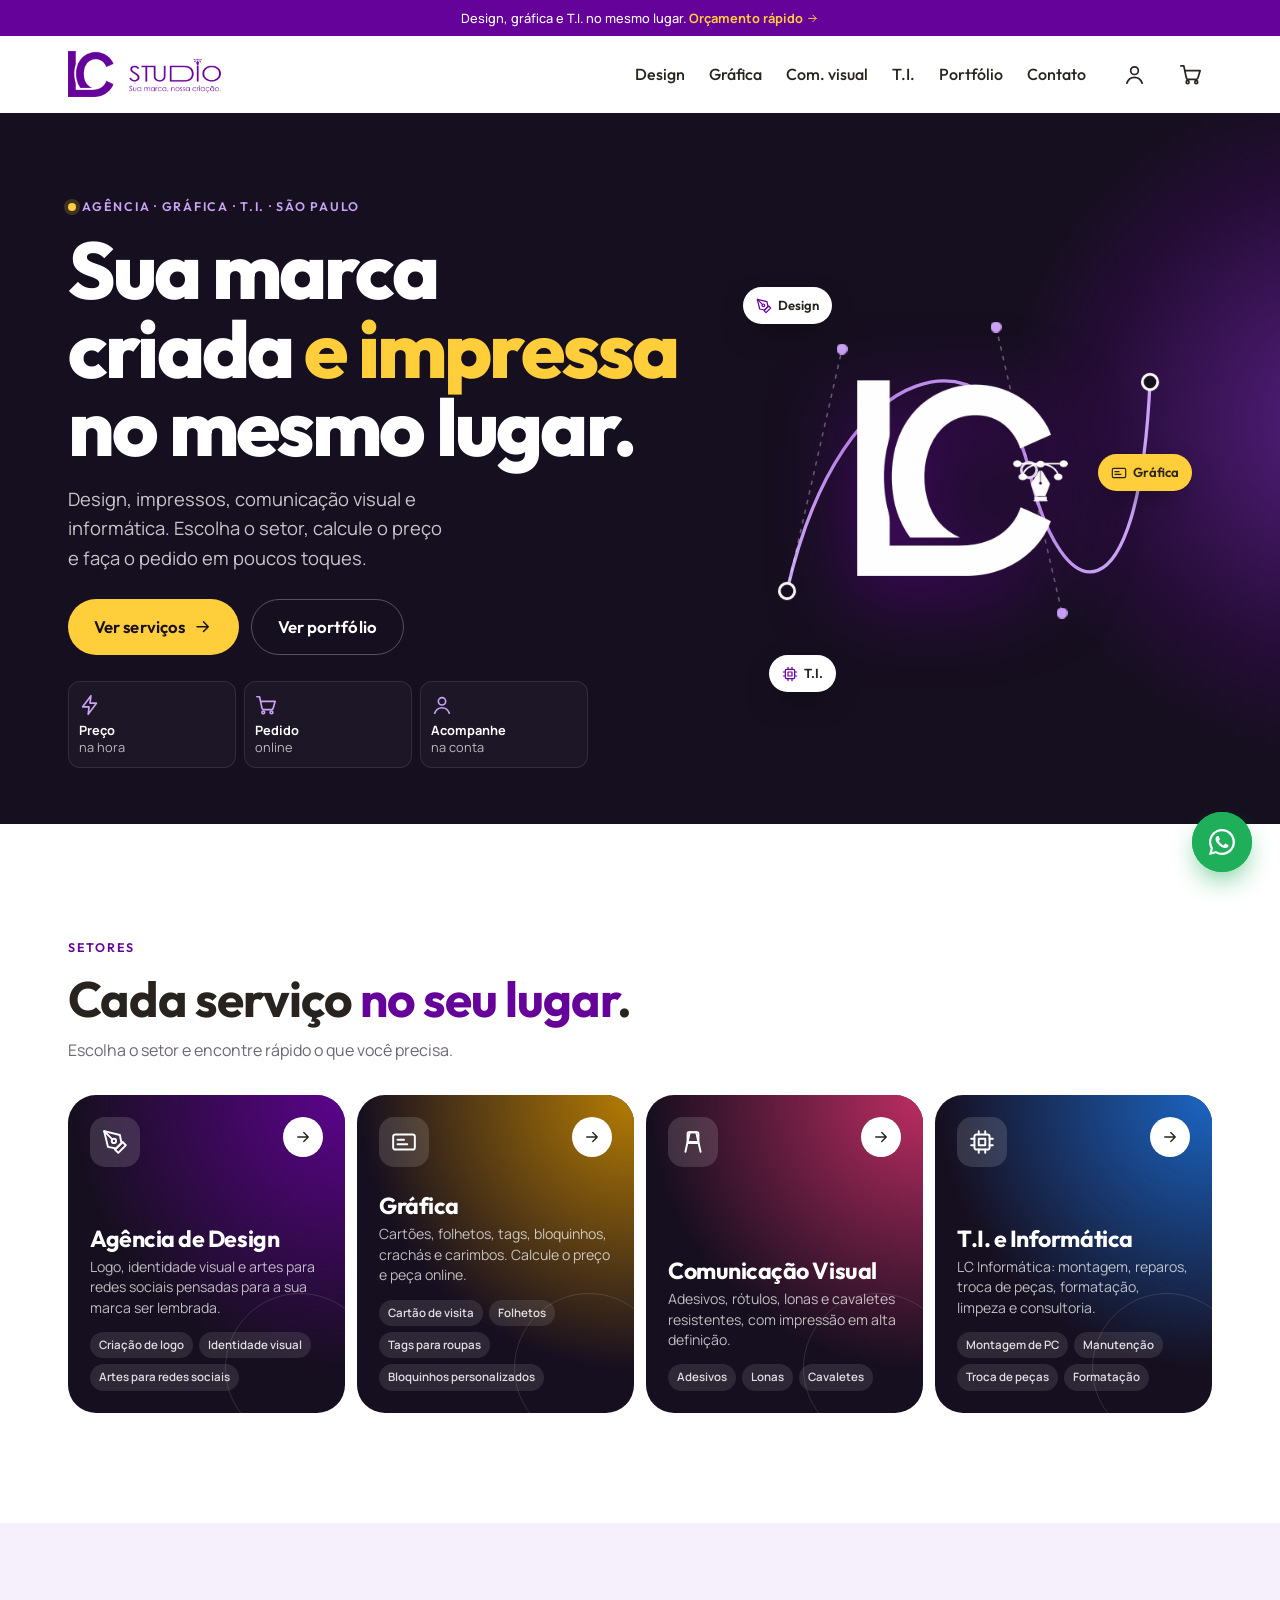
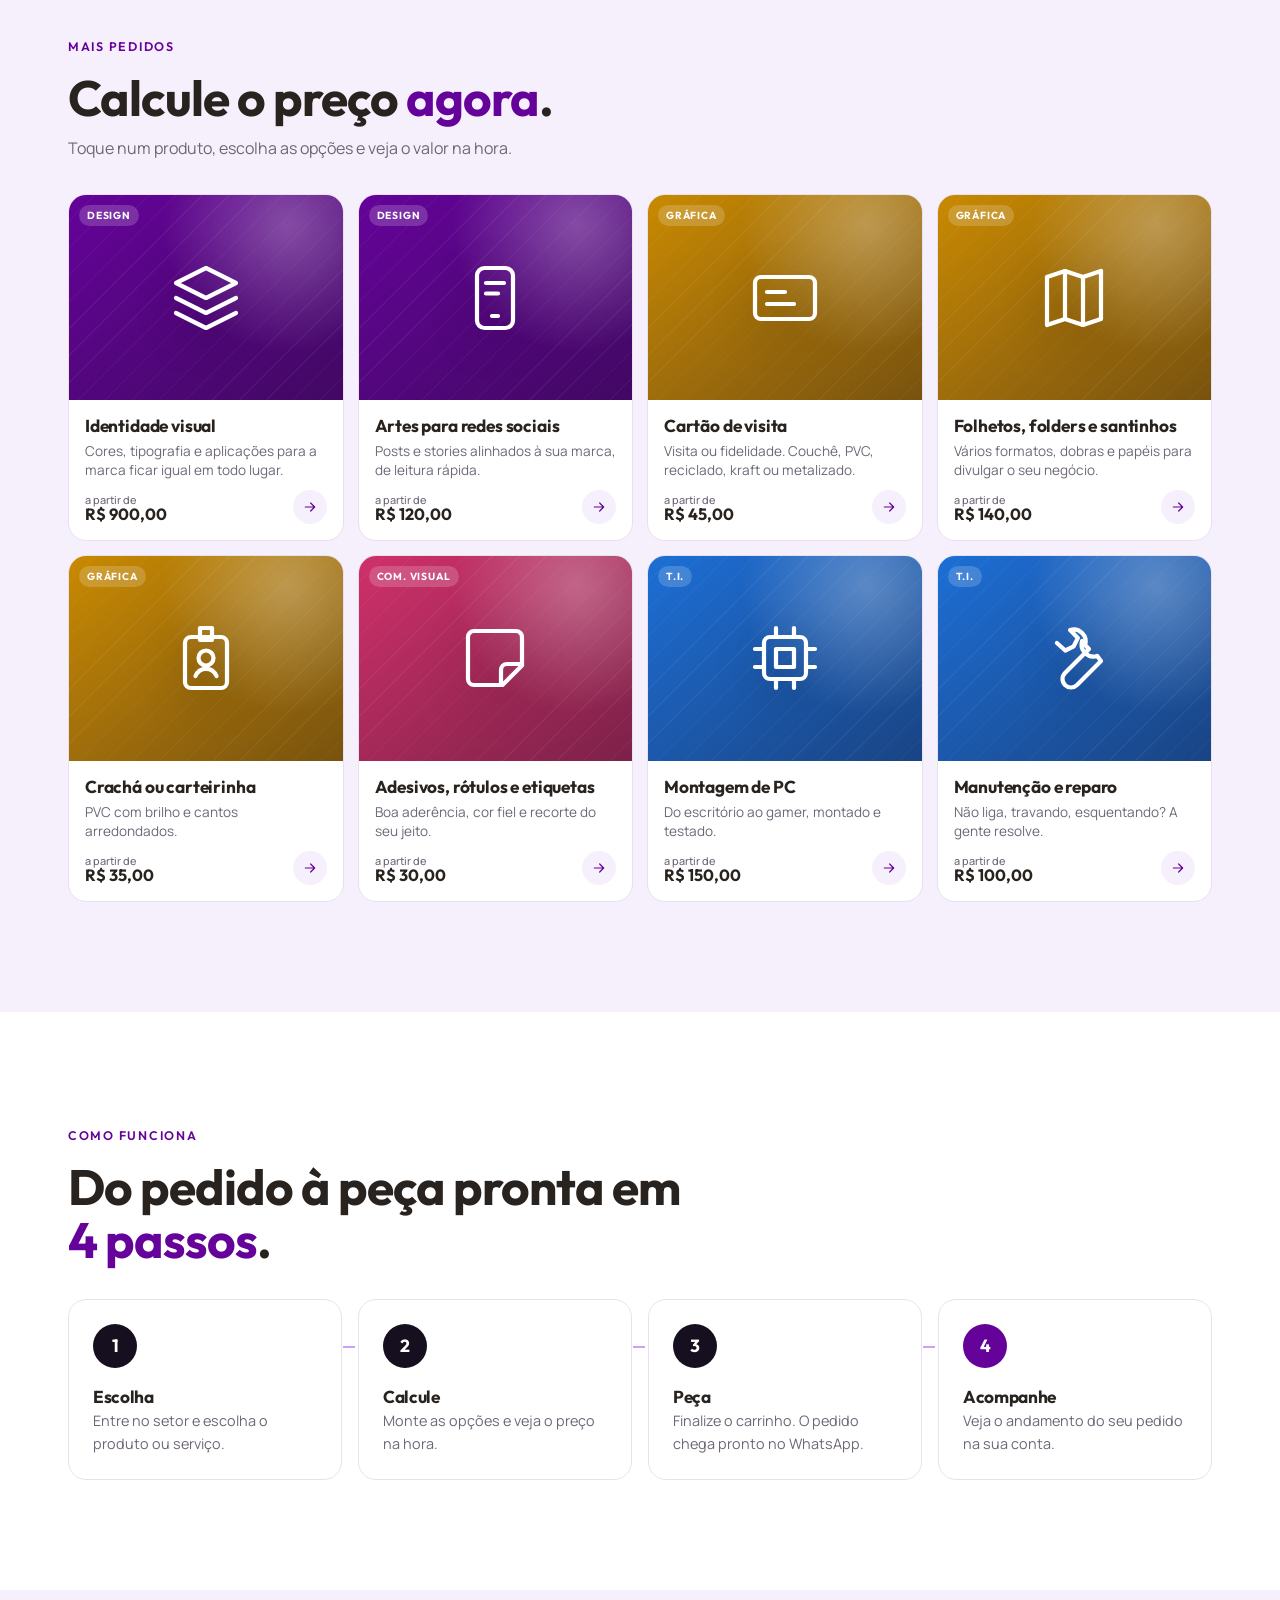
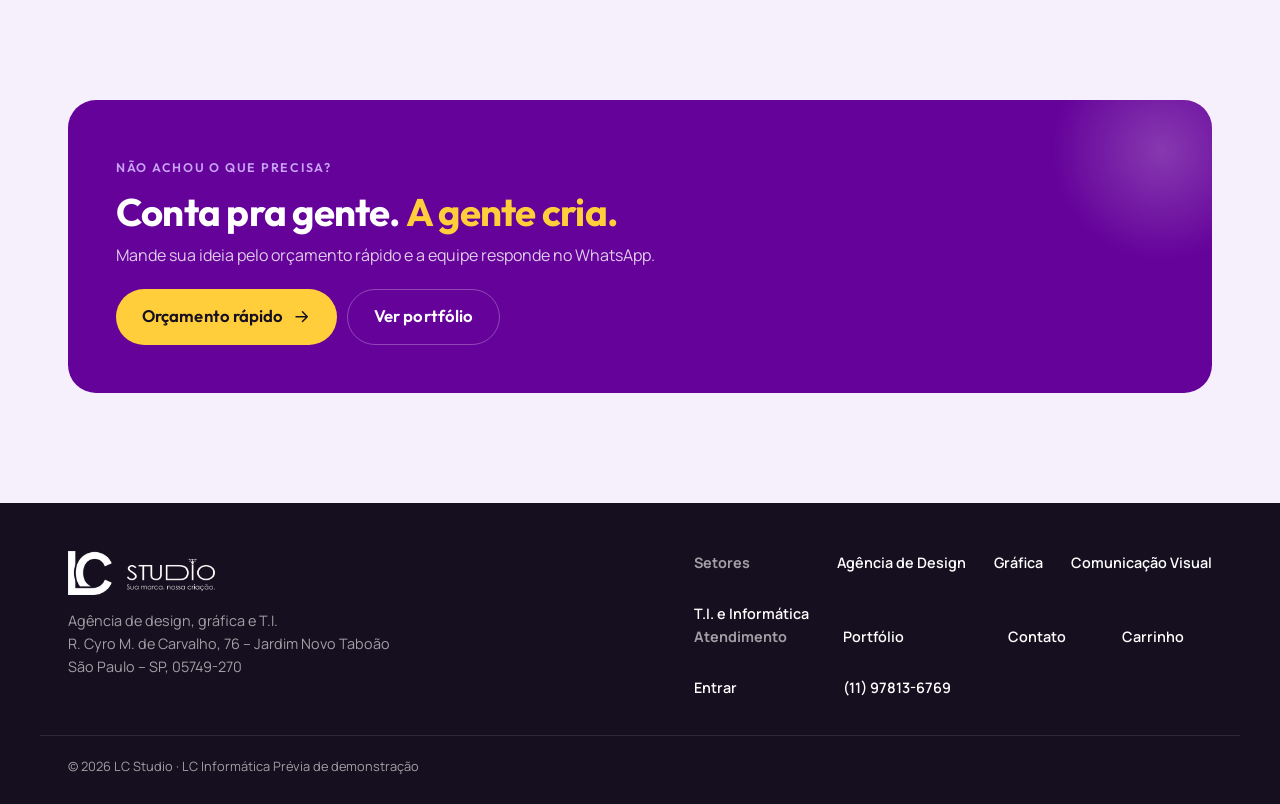
<file: index.html>
<!doctype html>
<html lang="pt-BR">
<head>
  <meta charset="utf-8">
  <meta name="viewport" content="width=device-width, initial-scale=1, viewport-fit=cover">
  <title>LC Studio – Design, Gráfica e T.I. | São Paulo</title>
  <meta name="description" content="LC Studio: agência de design, gráfica e T.I. no Jardim Novo Taboão, São Paulo. Calcule o preço e faça seu pedido online.">
  <meta name="theme-color" content="#160F1F">
  <link rel="icon" href="assets/img/favicon.png" type="image/png">
  <link rel="apple-touch-icon" href="assets/img/apple-touch-icon.png">
  <link rel="preconnect" href="https://fonts.googleapis.com">
  <link rel="preconnect" href="https://fonts.gstatic.com" crossorigin>
  <link href="https://fonts.googleapis.com/css2?family=Outfit:wght@400;500;600;700;800&family=Manrope:wght@400;500;600;700&display=swap" rel="stylesheet">
  <link rel="stylesheet" href="assets/css/style.css?v=4">
  <link rel="stylesheet" href="assets/css/app.css?v=4">
</head>
<body data-page="inicio">

<main id="conteudo">
<section class="hero" id="inicio">
  <div class="hero__glow" aria-hidden="true"></div>
  <div class="wrap hero__in">
    <div class="hero__text">
      <p class="eyebrow eyebrow--light"><span class="dot"></span> Agência · Gráfica · T.I. · São Paulo</p>
      <h1 class="hero__title">Sua marca<br>criada <em>e impressa</em><br>no mesmo lugar.</h1>
      <p class="hero__sub">Design, impressos, comunicação visual e informática. Escolha o setor, calcule o preço e faça o pedido em poucos toques.</p>
      <div class="hero__btns">
        <a href="#setores" class="btn btn--accent btn--lg">Ver serviços <i data-ic="arrow"></i></a>
        <a href="portfolio.html" class="btn btn--ghost btn--lg">Ver portfólio</a>
      </div>
      <ul class="hero__perks">
        <li><i data-ic="bolt"></i><span><b>Preço</b> na hora</span></li>
        <li><i data-ic="cart"></i><span><b>Pedido</b> online</span></li>
        <li><i data-ic="user"></i><span><b>Acompanhe</b> na conta</span></li>
      </ul>
    </div>
    <div class="hero__art" aria-hidden="true">
      <div class="art">
        <svg class="art__curve" viewBox="0 0 400 400" fill="none">
          <path class="art__path" d="M40 300 C 90 80, 230 60, 260 190 S 360 330, 370 110" />
          <line class="art__handle" x1="40" y1="300" x2="90" y2="80"/>
          <line class="art__handle" x1="230" y1="60" x2="290" y2="320"/>
          <circle class="art__node" cx="40" cy="300" r="7"/>
          <circle class="art__node art__node--f" cx="90" cy="80" r="5"/>
          <circle class="art__node" cx="260" cy="190" r="7"/>
          <circle class="art__node art__node--f" cx="230" cy="60" r="5"/>
          <circle class="art__node art__node--f" cx="290" cy="320" r="5"/>
          <circle class="art__node" cx="370" cy="110" r="7"/>
        </svg>
        <img class="art__logo" src="assets/img/simbolo-branco.png" alt="" width="260" height="242">
        <span class="chip chip--1"><i data-ic="pen"></i>Design</span>
        <span class="chip chip--2"><i data-ic="card"></i>Gráfica</span>
        <span class="chip chip--3"><i data-ic="cpu"></i>T.I.</span>
      </div>
    </div>
  </div>
</section>

<section class="section" id="setores">
  <div class="wrap">
    <header class="sec-head reveal">
      <p class="eyebrow">Setores</p>
      <h2>Cada serviço <em>no seu lugar</em>.</h2>
      <p>Escolha o setor e encontre rápido o que você precisa.</p>
    </header>
    <div class="sectors" id="setoresGrid"></div>
  </div>
</section>

<section class="section section--tint">
  <div class="wrap">
    <header class="sec-head reveal">
      <p class="eyebrow">Mais pedidos</p>
      <h2>Calcule o preço <em>agora</em>.</h2>
      <p>Toque num produto, escolha as opções e veja o valor na hora.</p>
    </header>
    <div class="pgrid" id="destaques"></div>
  </div>
</section>

<section class="section">
  <div class="wrap">
    <header class="sec-head reveal">
      <p class="eyebrow">Como funciona</p>
      <h2>Do pedido à peça pronta em <em>4 passos</em>.</h2>
    </header>
    <ol class="steps">
      <li class="reveal"><span class="steps__n">1</span><h3>Escolha</h3><p>Entre no setor e escolha o produto ou serviço.</p></li>
      <li class="reveal"><span class="steps__n">2</span><h3>Calcule</h3><p>Monte as opções e veja o preço na hora.</p></li>
      <li class="reveal"><span class="steps__n">3</span><h3>Peça</h3><p>Finalize o carrinho. O pedido chega pronto no WhatsApp.</p></li>
      <li class="reveal"><span class="steps__n">4</span><h3>Acompanhe</h3><p>Veja o andamento do seu pedido na sua conta.</p></li>
    </ol>
  </div>
</section>

<section class="section section--tint">
  <div class="wrap">
    <div class="cta reveal">
      <p class="eyebrow eyebrow--light">Não achou o que precisa?</p>
      <h2>Conta pra gente. <em>A gente cria.</em></h2>
      <p>Mande sua ideia pelo orçamento rápido e a equipe responde no WhatsApp.</p>
      <div class="cta__btns">
        <a class="btn btn--accent btn--lg" href="contato.html#orcamento">Orçamento rápido <i data-ic="arrow"></i></a>
        <a class="btn btn--ghost btn--lg" href="portfolio.html">Ver portfólio</a>
      </div>
    </div>
  </div>
</section>
</main>

<script src="assets/js/data.js?v=4"></script>
<script src="assets/js/layout.js?v=4"></script>
<script src="assets/js/pages.js?v=4"></script>
</body>
</html>
</file>
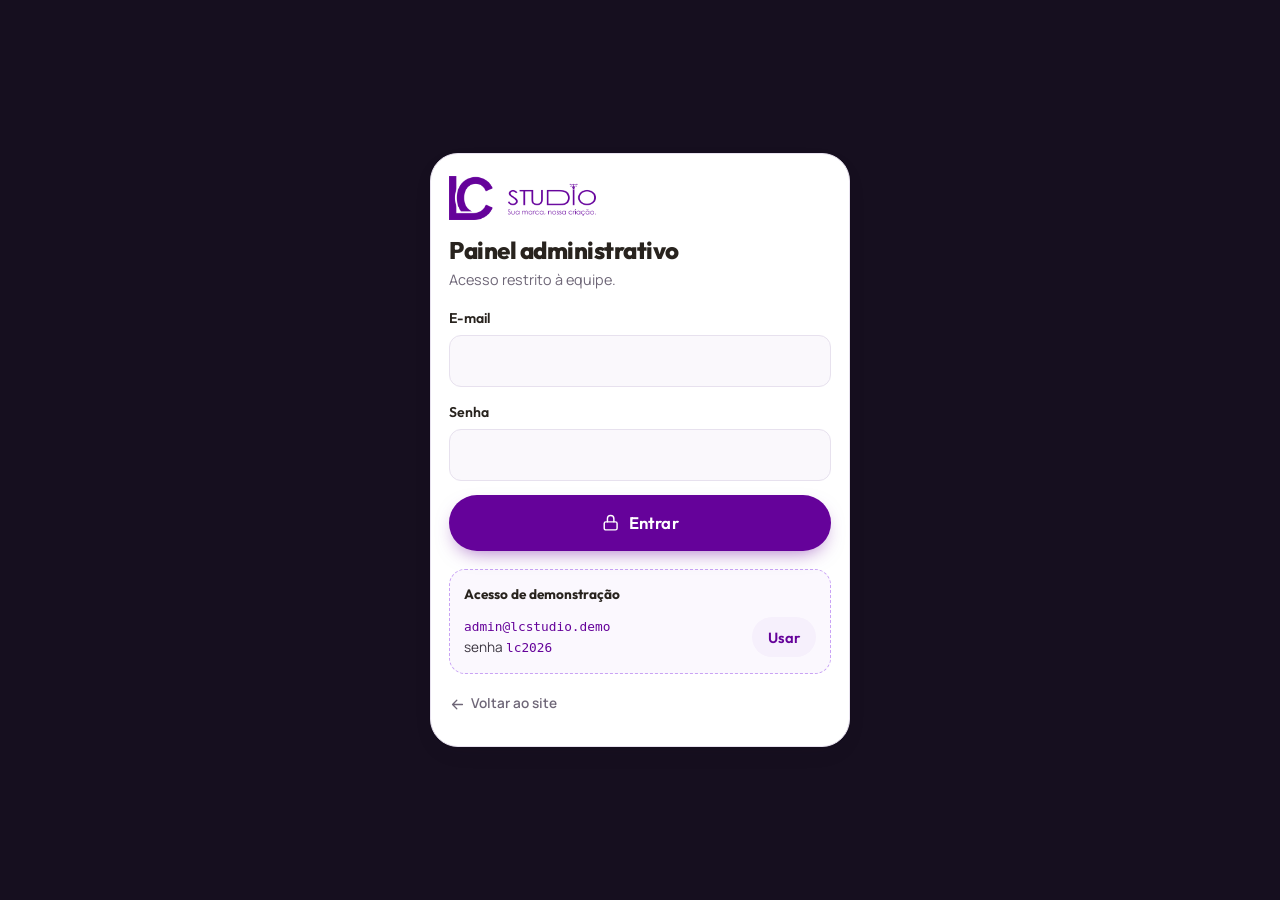
<file: admin.html>
<!doctype html>
<html lang="pt-BR">
<head>
  <meta charset="utf-8">
  <meta name="viewport" content="width=device-width, initial-scale=1, viewport-fit=cover">
  <title>Painel – LC Studio</title>
  <meta name="robots" content="noindex, nofollow">
  <meta name="theme-color" content="#160F1F">
  <link rel="icon" href="assets/img/favicon.png" type="image/png">
  <link rel="preconnect" href="https://fonts.googleapis.com">
  <link rel="preconnect" href="https://fonts.gstatic.com" crossorigin>
  <link href="https://fonts.googleapis.com/css2?family=Outfit:wght@400;500;600;700;800&family=Manrope:wght@400;500;600;700&display=swap" rel="stylesheet">
  <link rel="stylesheet" href="assets/css/style.css?v=4">
  <link rel="stylesheet" href="assets/css/app.css?v=4">
</head>
<body data-layout="admin" data-page="admin">
  <div id="app"></div>
  <script src="assets/js/data.js?v=4"></script>
  <script src="assets/js/layout.js?v=4"></script>
  <script src="assets/js/admin.js?v=4"></script>
</body>
</html>
</file>
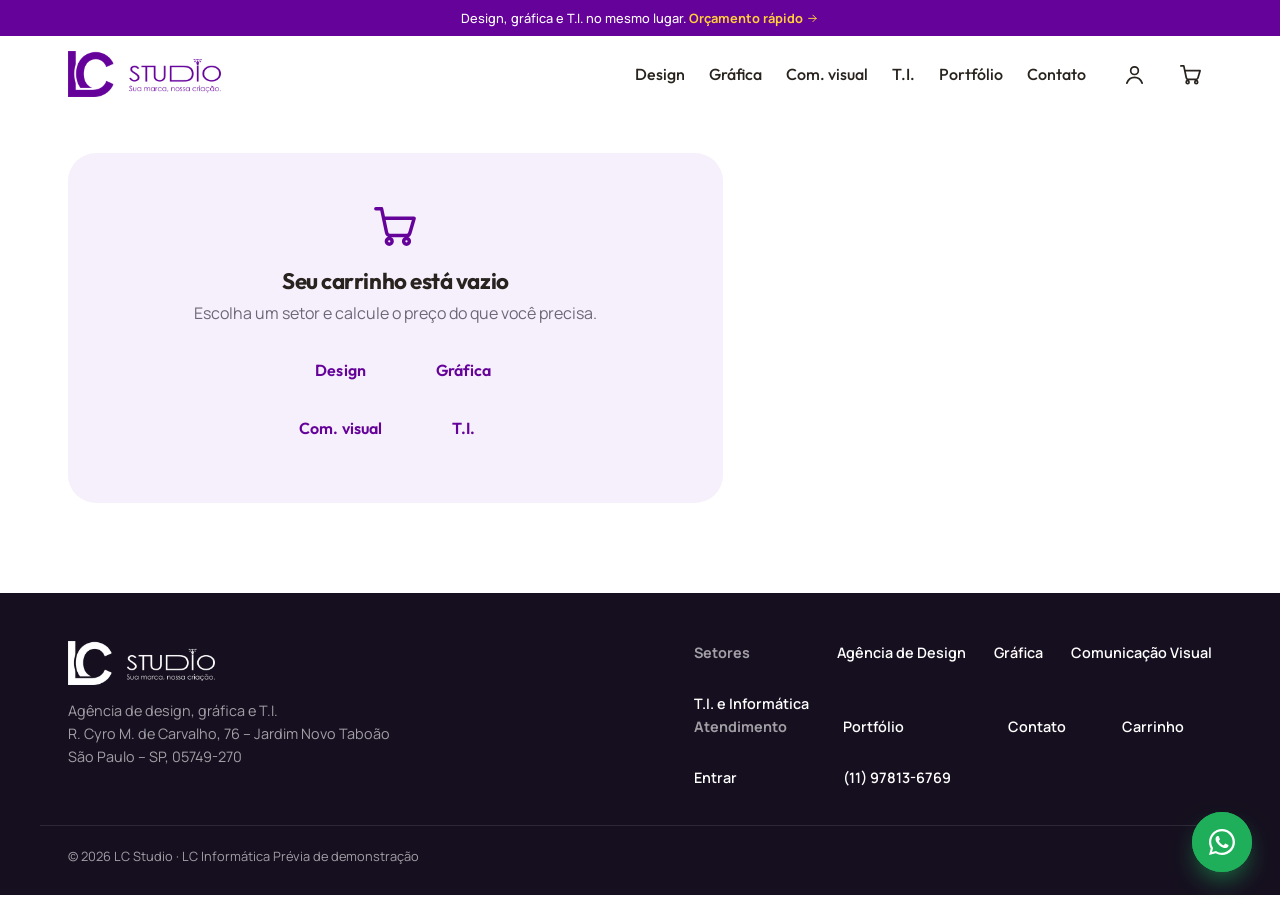
<file: carrinho.html>
<!doctype html>
<html lang="pt-BR">
<head>
  <meta charset="utf-8">
  <meta name="viewport" content="width=device-width, initial-scale=1, viewport-fit=cover">
  <title>Carrinho – LC Studio</title>
  <meta name="description" content="Seu carrinho na LC Studio.">
  <meta name="theme-color" content="#160F1F">
  <link rel="icon" href="assets/img/favicon.png" type="image/png">
  <link rel="apple-touch-icon" href="assets/img/apple-touch-icon.png">
  <link rel="preconnect" href="https://fonts.googleapis.com">
  <link rel="preconnect" href="https://fonts.gstatic.com" crossorigin>
  <link href="https://fonts.googleapis.com/css2?family=Outfit:wght@400;500;600;700;800&family=Manrope:wght@400;500;600;700&display=swap" rel="stylesheet">
  <link rel="stylesheet" href="assets/css/style.css?v=4">
  <link rel="stylesheet" href="assets/css/app.css?v=4">
</head>
<body data-page="carrinho">

<main id="conteudo"><div class="wrap cart" id="carrinho"></div></main>

<script src="assets/js/data.js?v=4"></script>
<script src="assets/js/layout.js?v=4"></script>
<script src="assets/js/pages.js?v=4"></script>
</body>
</html>
</file>
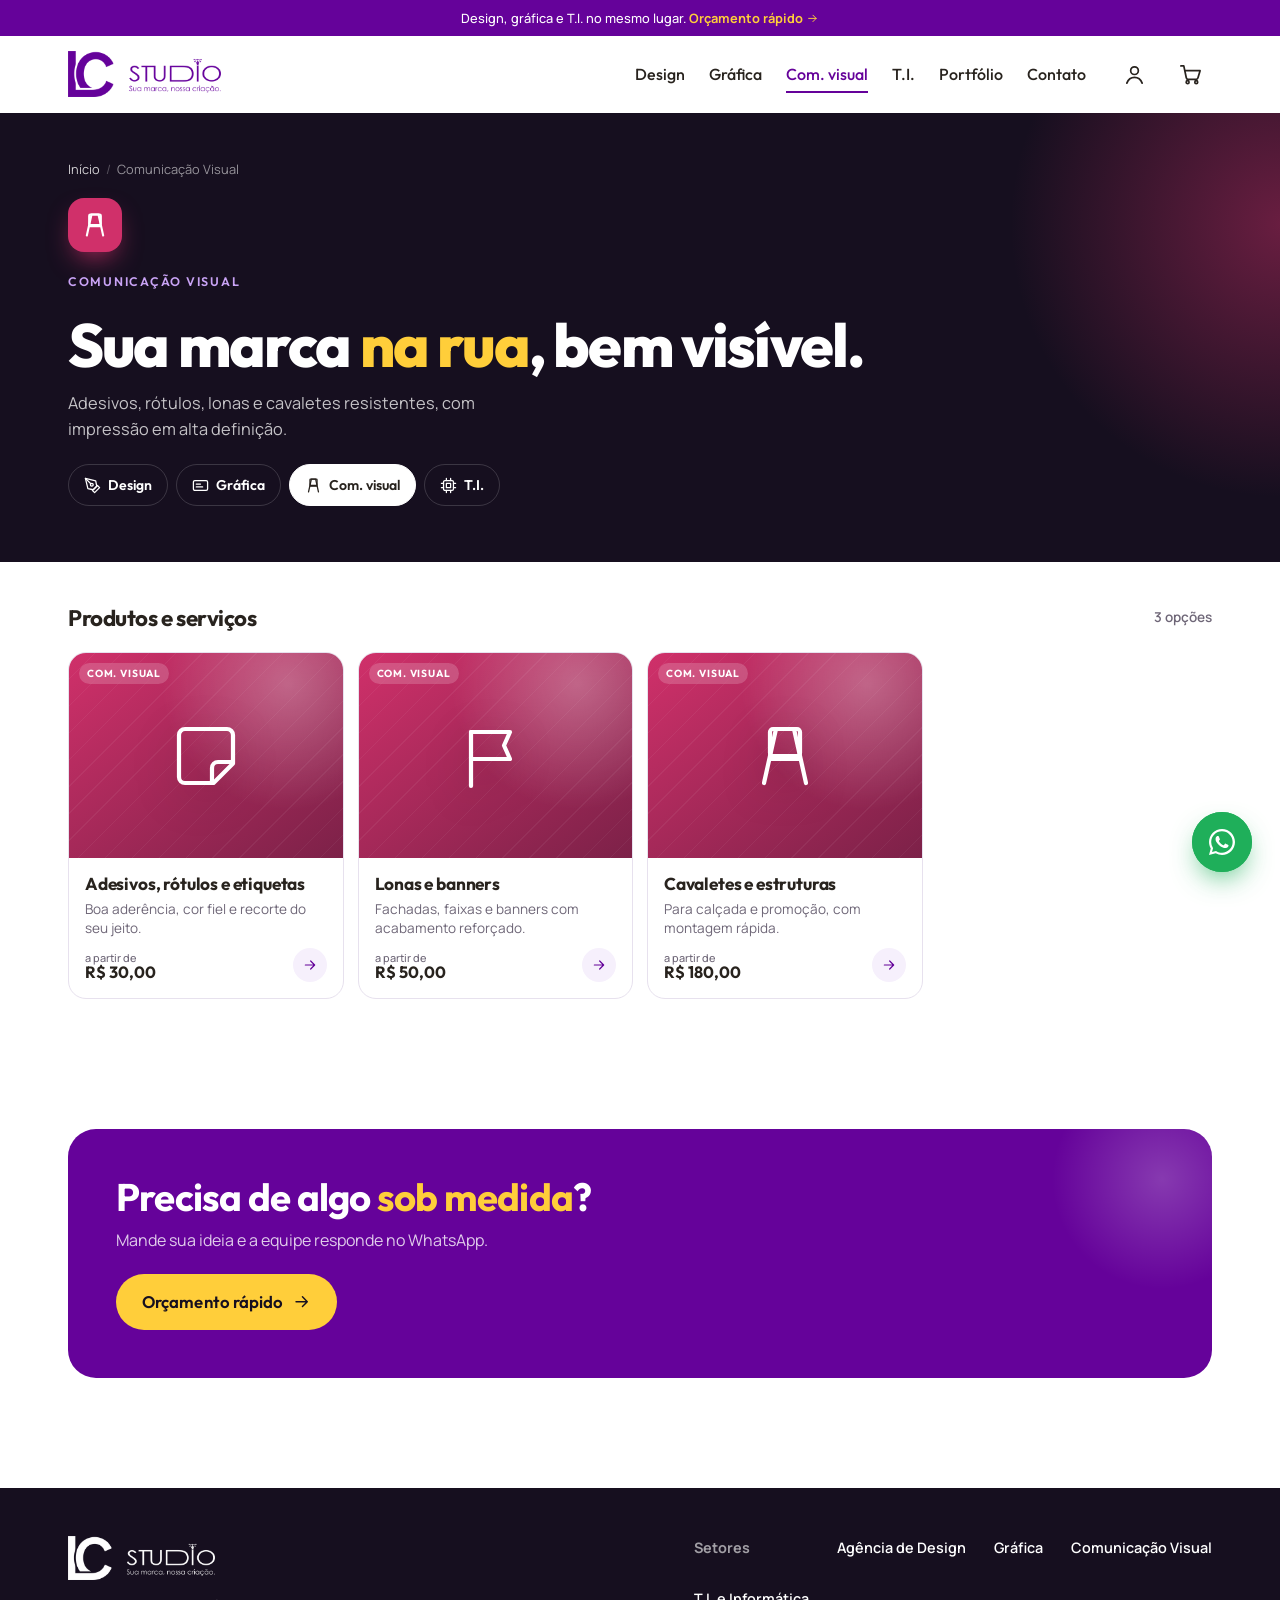
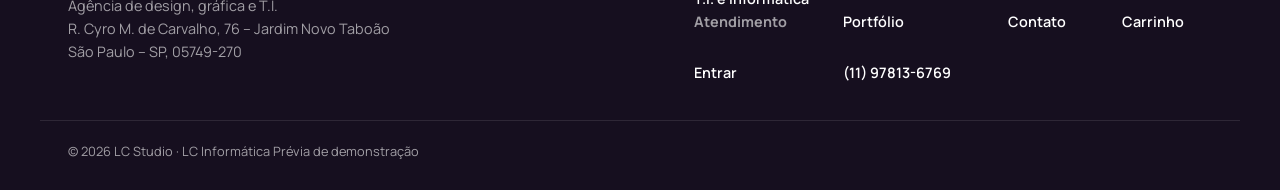
<file: comunicacao-visual.html>
<!doctype html>
<html lang="pt-BR">
<head>
  <meta charset="utf-8">
  <meta name="viewport" content="width=device-width, initial-scale=1, viewport-fit=cover">
  <title>Comunicação Visual – LC Studio</title>
  <meta name="description" content="Adesivos, rótulos, etiquetas, lonas, banners e cavaletes.">
  <meta name="theme-color" content="#160F1F">
  <link rel="icon" href="assets/img/favicon.png" type="image/png">
  <link rel="apple-touch-icon" href="assets/img/apple-touch-icon.png">
  <link rel="preconnect" href="https://fonts.googleapis.com">
  <link rel="preconnect" href="https://fonts.gstatic.com" crossorigin>
  <link href="https://fonts.googleapis.com/css2?family=Outfit:wght@400;500;600;700;800&family=Manrope:wght@400;500;600;700&display=swap" rel="stylesheet">
  <link rel="stylesheet" href="assets/css/style.css?v=4">
  <link rel="stylesheet" href="assets/css/app.css?v=4">
</head>
<body data-page="visual" data-setor="visual">

<main id="conteudo">
<section class="phero"><div class="wrap" id="phero"></div></section>
<section class="section" style="padding-top:36px">
  <div class="wrap">
    <div class="adm-h" style="align-items:center"><h2 style="font-size:1.4rem">Produtos e serviços</h2><span class="linkbtn" id="qtdItens"></span></div>
    <div class="pgrid" id="lista"></div>
  </div>
</section>
<section class="section" style="padding-top:20px">
  <div class="wrap">
    <div class="cta reveal">
      <h2>Precisa de algo <em>sob medida</em>?</h2>
      <p>Mande sua ideia e a equipe responde no WhatsApp.</p>
      <div class="cta__btns"><a class="btn btn--accent btn--lg" href="contato.html#orcamento">Orçamento rápido <i data-ic="arrow"></i></a></div>
    </div>
  </div>
</section>
</main>

<script src="assets/js/data.js?v=4"></script>
<script src="assets/js/layout.js?v=4"></script>
<script src="assets/js/pages.js?v=4"></script>
</body>
</html>
</file>
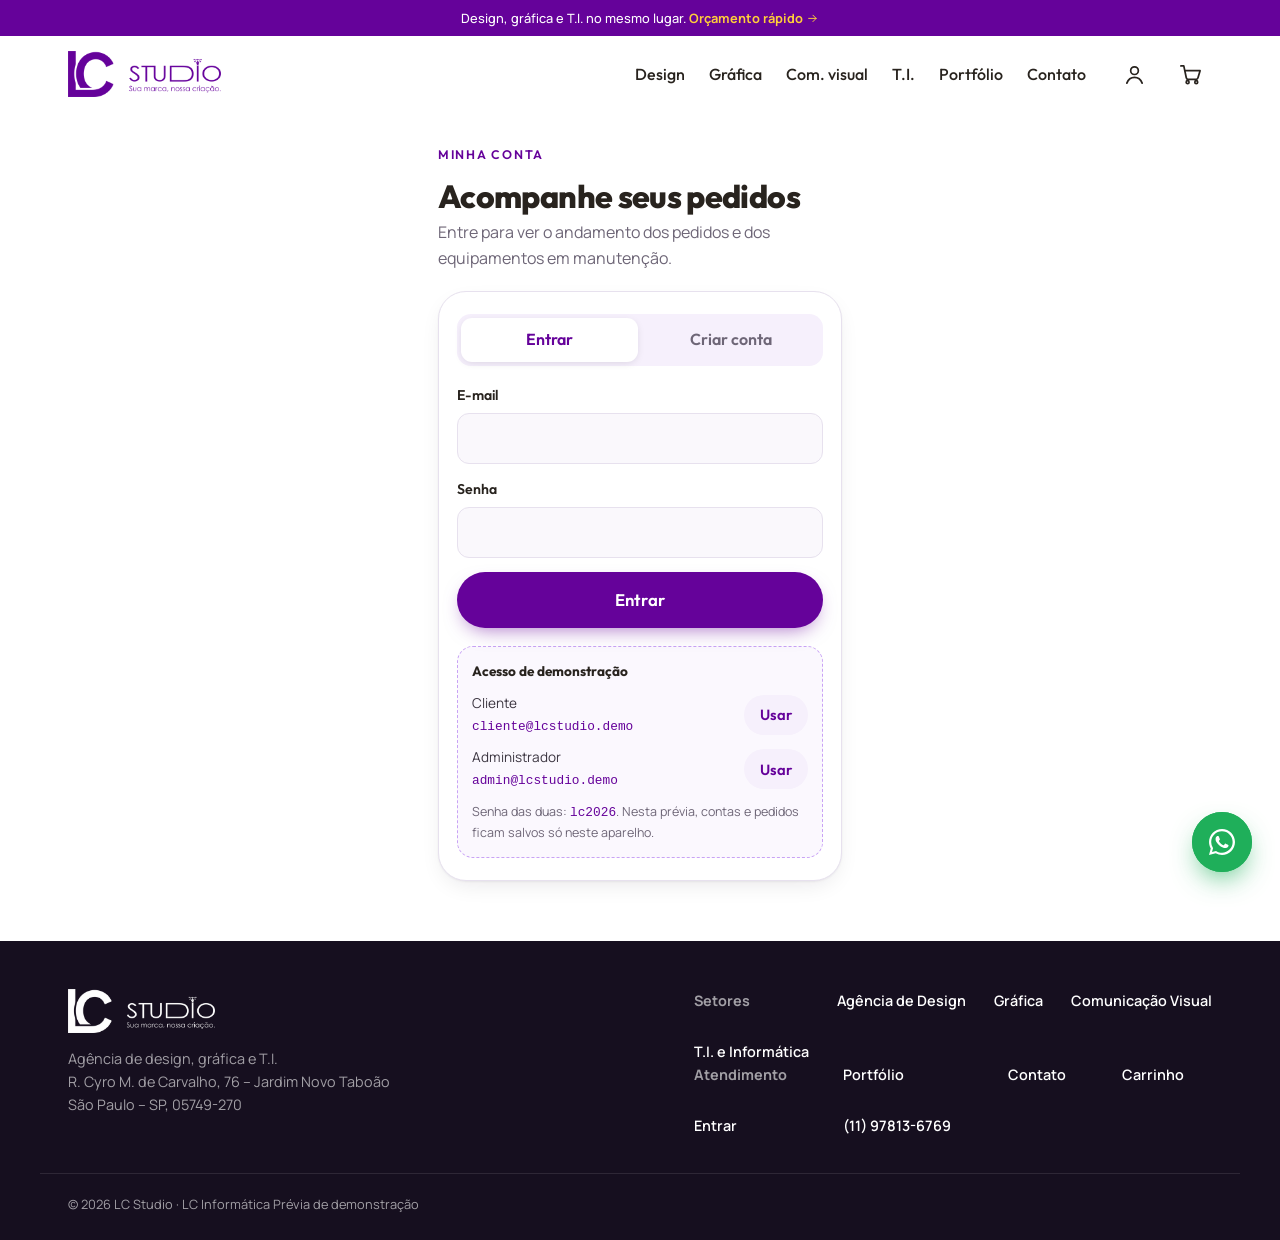
<file: conta.html>
<!doctype html>
<html lang="pt-BR">
<head>
  <meta charset="utf-8">
  <meta name="viewport" content="width=device-width, initial-scale=1, viewport-fit=cover">
  <title>Minha conta – LC Studio</title>
  <meta name="description" content="Seus pedidos na LC Studio.">
  <meta name="theme-color" content="#160F1F">
  <link rel="icon" href="assets/img/favicon.png" type="image/png">
  <link rel="apple-touch-icon" href="assets/img/apple-touch-icon.png">
  <link rel="preconnect" href="https://fonts.googleapis.com">
  <link rel="preconnect" href="https://fonts.gstatic.com" crossorigin>
  <link href="https://fonts.googleapis.com/css2?family=Outfit:wght@400;500;600;700;800&family=Manrope:wght@400;500;600;700&display=swap" rel="stylesheet">
  <link rel="stylesheet" href="assets/css/style.css?v=4">
  <link rel="stylesheet" href="assets/css/app.css?v=4">
</head>
<body data-page="conta">

<main id="conteudo"><div class="wrap acc" id="conta" style="max-width:760px"></div></main>

<script src="assets/js/data.js?v=4"></script>
<script src="assets/js/layout.js?v=4"></script>
<script src="assets/js/pages.js?v=4"></script>
</body>
</html>
</file>
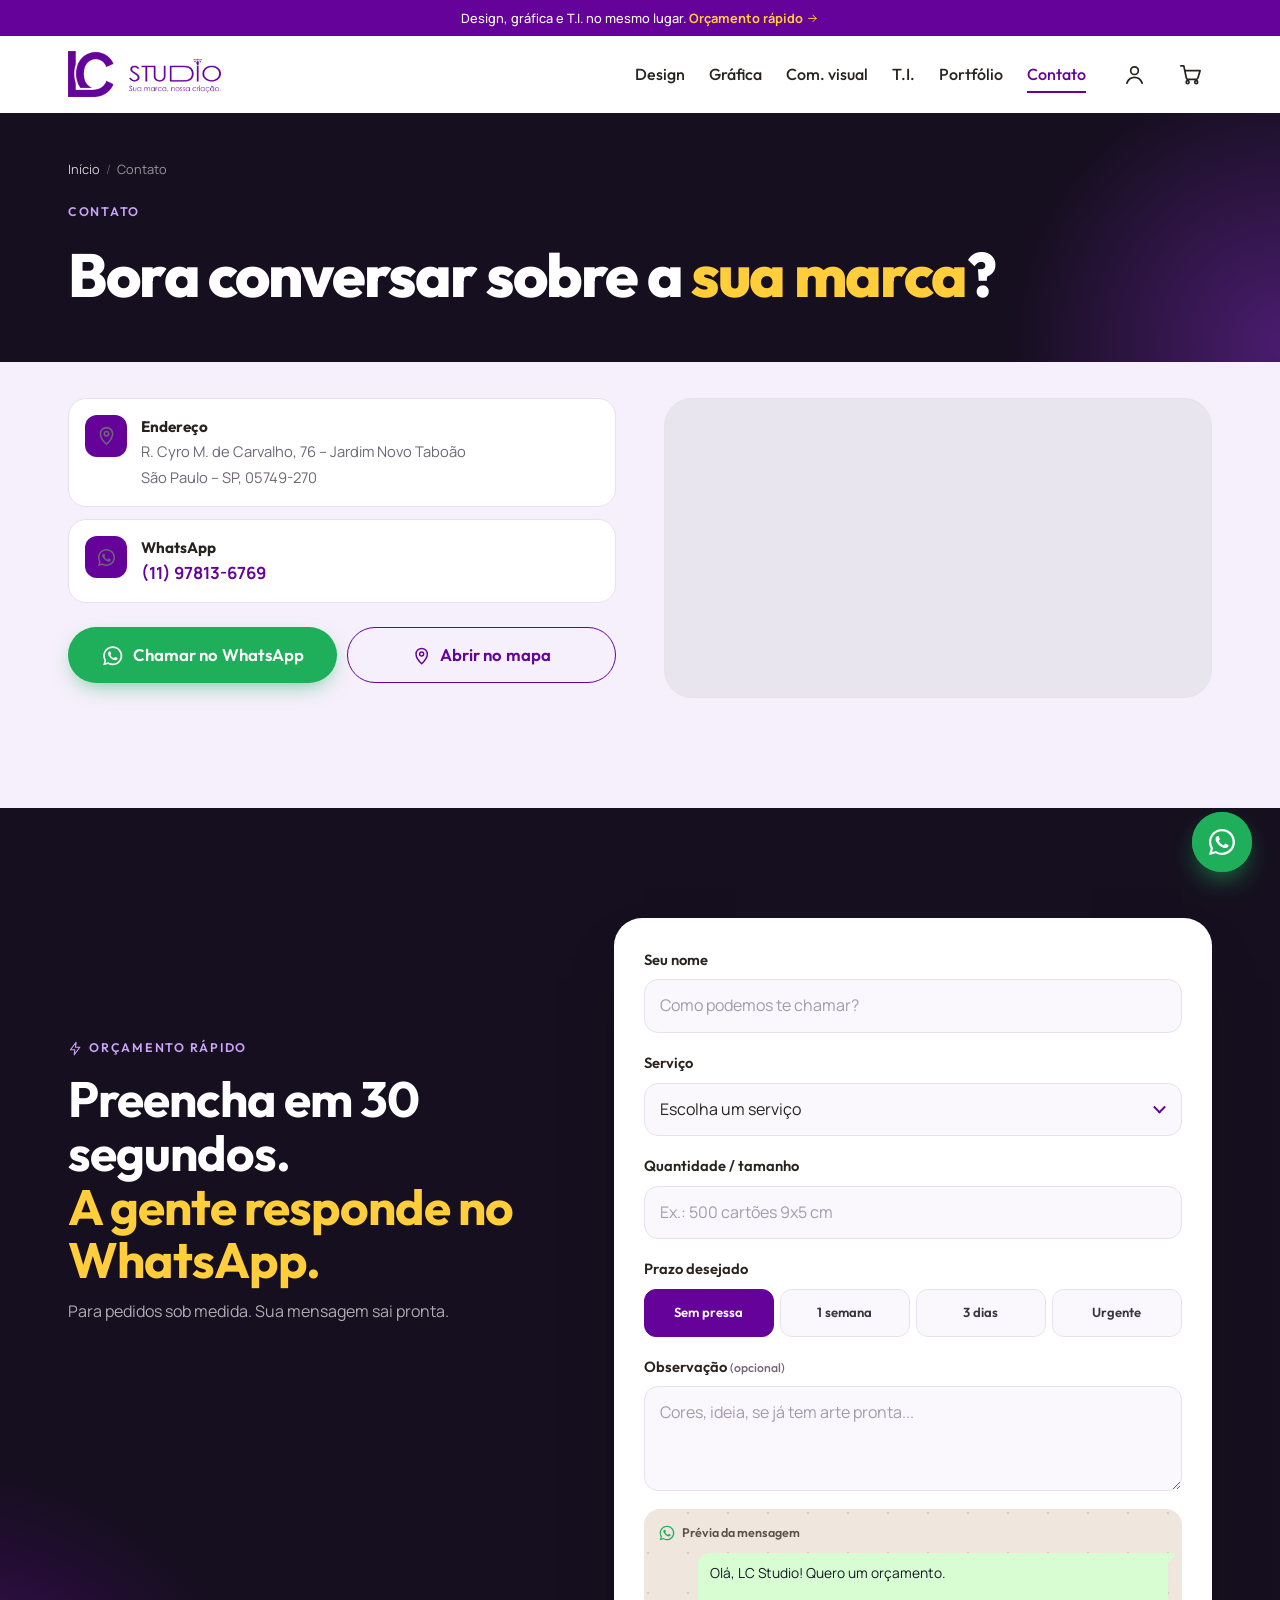
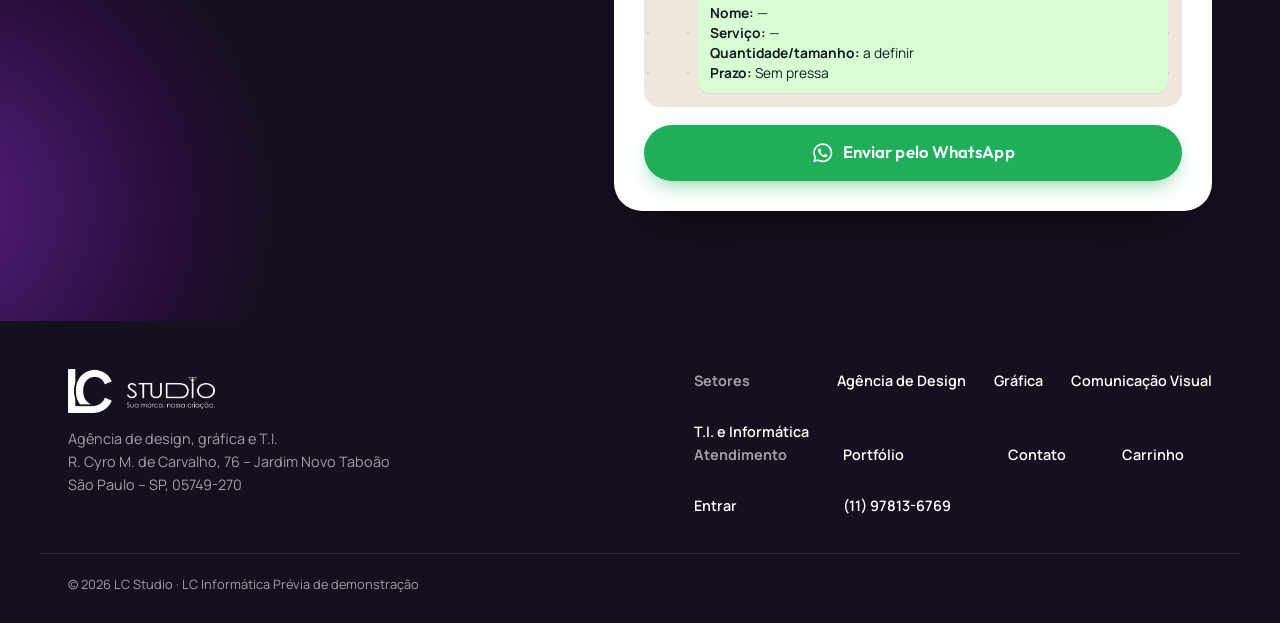
<file: contato.html>
<!doctype html>
<html lang="pt-BR">
<head>
  <meta charset="utf-8">
  <meta name="viewport" content="width=device-width, initial-scale=1, viewport-fit=cover">
  <title>Contato e orçamento – LC Studio</title>
  <meta name="description" content="Fale com a LC Studio: endereço, mapa, WhatsApp e orçamento rápido.">
  <meta name="theme-color" content="#160F1F">
  <link rel="icon" href="assets/img/favicon.png" type="image/png">
  <link rel="apple-touch-icon" href="assets/img/apple-touch-icon.png">
  <link rel="preconnect" href="https://fonts.googleapis.com">
  <link rel="preconnect" href="https://fonts.gstatic.com" crossorigin>
  <link href="https://fonts.googleapis.com/css2?family=Outfit:wght@400;500;600;700;800&family=Manrope:wght@400;500;600;700&display=swap" rel="stylesheet">
  <link rel="stylesheet" href="assets/css/style.css?v=4">
  <link rel="stylesheet" href="assets/css/app.css?v=4">
</head>
<body data-page="contato">

<main id="conteudo">
<section class="phero"><div class="wrap">
  <nav class="crumbs" aria-label="Você está em"><a href="index.html">Início</a><span aria-hidden="true">/</span><span>Contato</span></nav>
  <p class="eyebrow eyebrow--light">Contato</p>
  <h1>Bora conversar sobre a <em>sua marca</em>?</h1>
</div></section>

<section class="section section--tint" style="padding-top:36px">
  <div class="wrap contact">
    <div class="contact__info">
      <ul class="contact__list" style="margin-top:0">
        <li><span class="contact__ic"><i data-ic="pin"></i></span><div><b>Endereço</b><span>R. Cyro M. de Carvalho, 76 – Jardim Novo Taboão<br>São Paulo – SP, 05749-270</span></div></li>
        <li><span class="contact__ic"><i data-ic="wa"></i></span><div><b>WhatsApp</b><a href="https://wa.me/5511978136769" target="_blank" rel="noopener">(11) 97813-6769</a></div></li>
        <li class="js-insta" hidden><span class="contact__ic"><i data-ic="insta"></i></span><div><b>Instagram</b><a class="js-insta-link" href="#" target="_blank" rel="noopener"></a></div></li>
      </ul>
      <div class="contact__btns">
        <a href="https://wa.me/5511978136769" target="_blank" rel="noopener" class="btn btn--wa btn--lg"><i data-ic="wa"></i> Chamar no WhatsApp</a>
        <a href="https://www.google.com/maps/search/?api=1&amp;query=R.+Cyro+M.+de+Carvalho,+76+-+Jardim+Novo+Tabo%C3%A3o,+S%C3%A3o+Paulo+-+SP,+05749-270" target="_blank" rel="noopener" class="btn btn--outline btn--lg"><i data-ic="pin"></i> Abrir no mapa</a>
      </div>
    </div>
    <div class="contact__map">
      <iframe title="Mapa: LC Studio" loading="lazy" referrerpolicy="no-referrer-when-downgrade"
        src="https://www.google.com/maps?q=R.+Cyro+M.+de+Carvalho,+76+-+Jardim+Novo+Tabo%C3%A3o,+S%C3%A3o+Paulo+-+SP,+05749-270&amp;output=embed"></iframe>
    </div>
  </div>
</section>

<section class="section section--dark" id="orcamento">
  <div class="hero__glow hero__glow--b" aria-hidden="true"></div>
  <div class="wrap quote">
    <header class="sec-head sec-head--light">
      <p class="eyebrow eyebrow--light"><i data-ic="bolt"></i> Orçamento rápido</p>
      <h2>Preencha em 30 segundos.<br><em>A gente responde no WhatsApp.</em></h2>
      <p>Para pedidos sob medida. Sua mensagem sai pronta.</p>
    </header>
    <form class="form" id="quoteForm" novalidate>
      <div class="field"><label for="f-nome">Seu nome</label><input id="f-nome" name="nome" type="text" autocomplete="name" placeholder="Como podemos te chamar?" required></div>
      <div class="field"><label for="f-servico">Serviço</label><div class="select"><select id="f-servico" name="servico" required><option value="">Escolha um serviço</option></select></div></div>
      <div class="field"><label for="f-qtd">Quantidade / tamanho</label><input id="f-qtd" name="quantidade" type="text" placeholder="Ex.: 500 cartões 9x5 cm"></div>
      <div class="field">
        <span class="label" id="l-prazo">Prazo desejado</span>
        <div class="pills" role="radiogroup" aria-labelledby="l-prazo">
          <label><input type="radio" name="prazo" value="Sem pressa" checked><span>Sem pressa</span></label>
          <label><input type="radio" name="prazo" value="Até 1 semana"><span>1 semana</span></label>
          <label><input type="radio" name="prazo" value="Até 3 dias"><span>3 dias</span></label>
          <label><input type="radio" name="prazo" value="Urgente"><span>Urgente</span></label>
        </div>
      </div>
      <div class="field"><label for="f-obs">Observação <small>(opcional)</small></label><textarea id="f-obs" name="obs" rows="3" placeholder="Cores, ideia, se já tem arte pronta..."></textarea></div>
      <div class="preview" aria-live="polite"><span class="preview__label"><i data-ic="wa"></i> Prévia da mensagem</span><div class="bubble" id="bubble"></div></div>
      <p class="form__error" id="formError" role="alert" hidden></p>
      <button type="submit" class="btn btn--wa btn--lg btn--block"><i data-ic="wa"></i> Enviar pelo WhatsApp</button>
    </form>
  </div>
</section>
</main>

<script src="assets/js/data.js?v=4"></script>
<script src="assets/js/layout.js?v=4"></script>
<script src="assets/js/pages.js?v=4"></script>
</body>
</html>
</file>
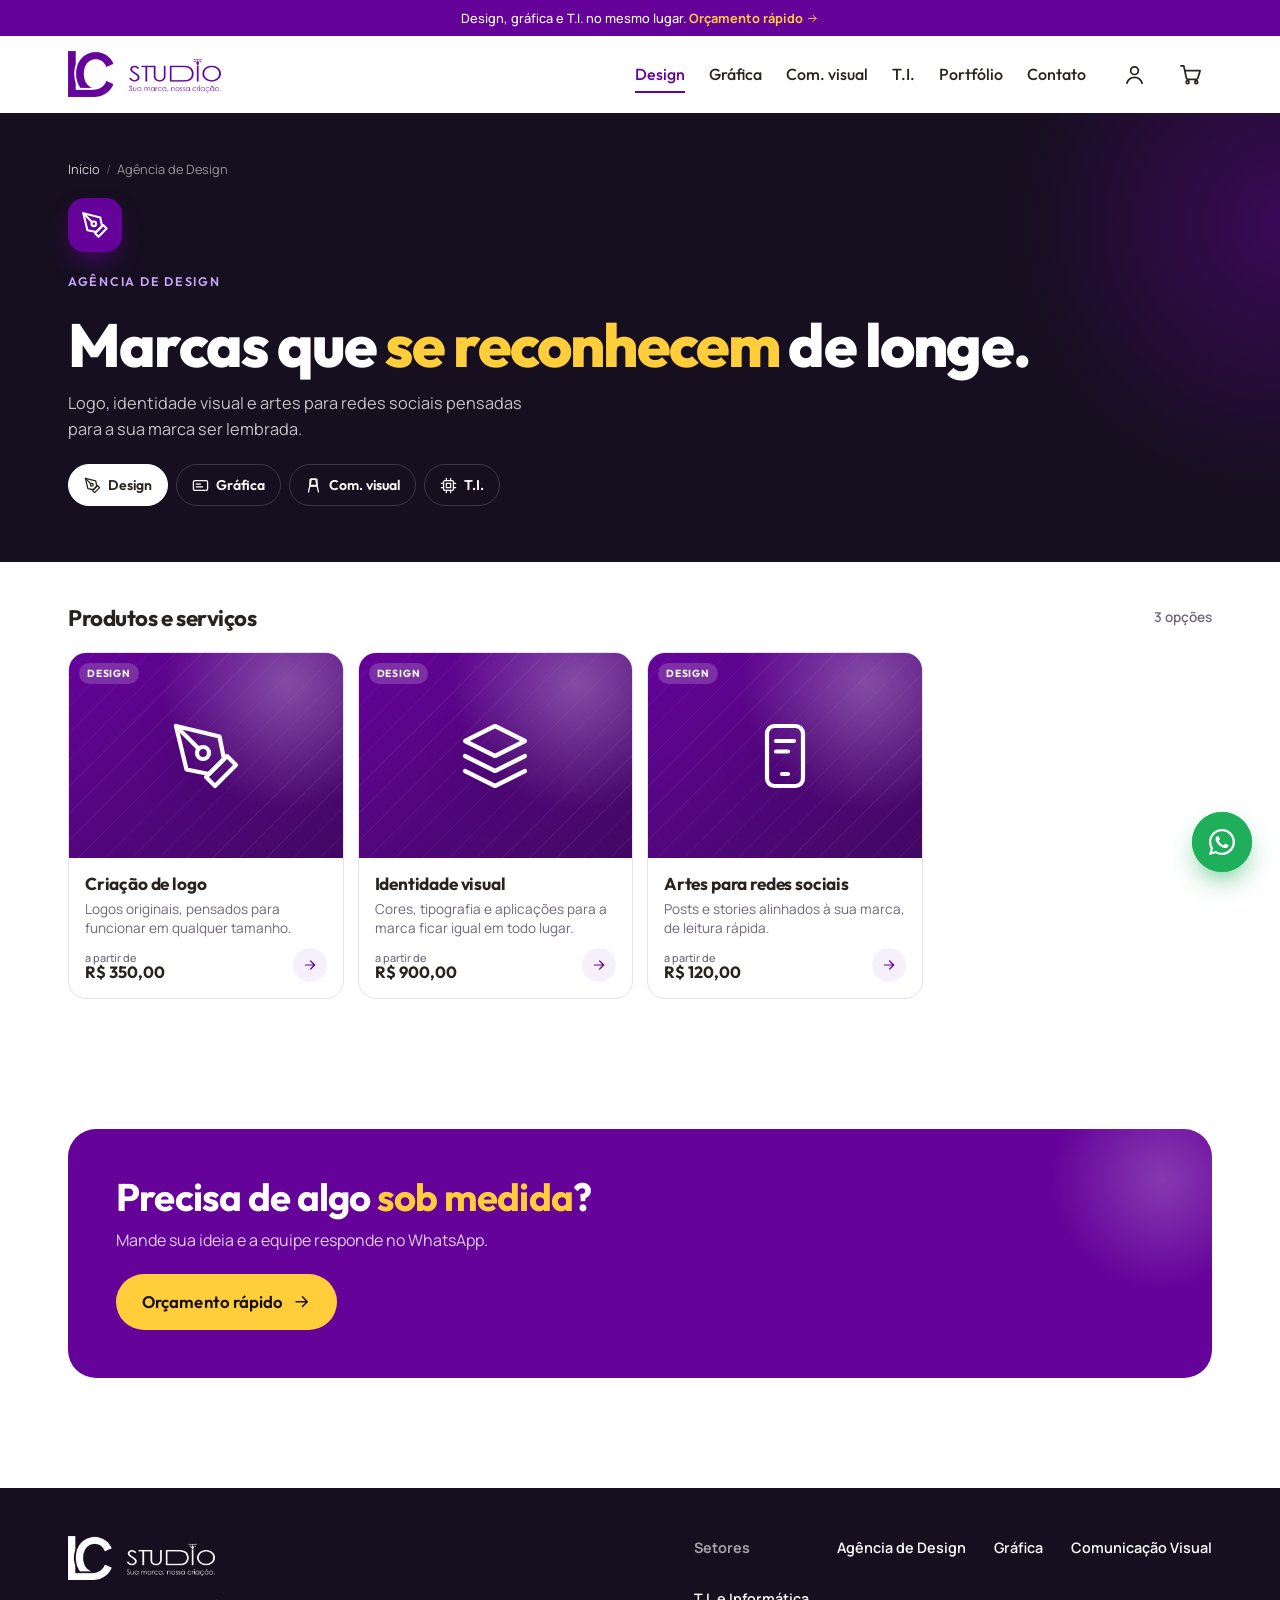
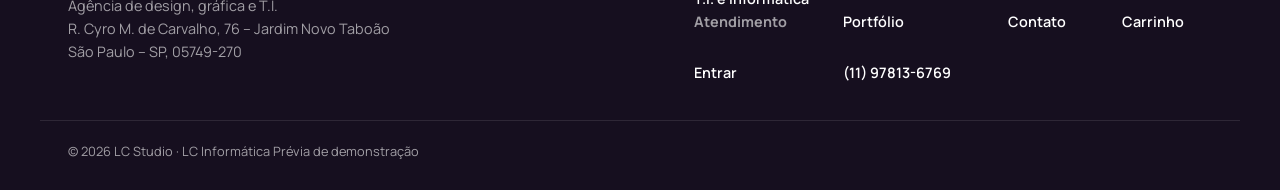
<file: design.html>
<!doctype html>
<html lang="pt-BR">
<head>
  <meta charset="utf-8">
  <meta name="viewport" content="width=device-width, initial-scale=1, viewport-fit=cover">
  <title>Agência de Design – LC Studio</title>
  <meta name="description" content="Criação de logo, identidade visual e artes para redes sociais.">
  <meta name="theme-color" content="#160F1F">
  <link rel="icon" href="assets/img/favicon.png" type="image/png">
  <link rel="apple-touch-icon" href="assets/img/apple-touch-icon.png">
  <link rel="preconnect" href="https://fonts.googleapis.com">
  <link rel="preconnect" href="https://fonts.gstatic.com" crossorigin>
  <link href="https://fonts.googleapis.com/css2?family=Outfit:wght@400;500;600;700;800&family=Manrope:wght@400;500;600;700&display=swap" rel="stylesheet">
  <link rel="stylesheet" href="assets/css/style.css?v=4">
  <link rel="stylesheet" href="assets/css/app.css?v=4">
</head>
<body data-page="design" data-setor="design">

<main id="conteudo">
<section class="phero"><div class="wrap" id="phero"></div></section>
<section class="section" style="padding-top:36px">
  <div class="wrap">
    <div class="adm-h" style="align-items:center"><h2 style="font-size:1.4rem">Produtos e serviços</h2><span class="linkbtn" id="qtdItens"></span></div>
    <div class="pgrid" id="lista"></div>
  </div>
</section>
<section class="section" style="padding-top:20px">
  <div class="wrap">
    <div class="cta reveal">
      <h2>Precisa de algo <em>sob medida</em>?</h2>
      <p>Mande sua ideia e a equipe responde no WhatsApp.</p>
      <div class="cta__btns"><a class="btn btn--accent btn--lg" href="contato.html#orcamento">Orçamento rápido <i data-ic="arrow"></i></a></div>
    </div>
  </div>
</section>
</main>

<script src="assets/js/data.js?v=4"></script>
<script src="assets/js/layout.js?v=4"></script>
<script src="assets/js/pages.js?v=4"></script>
</body>
</html>
</file>
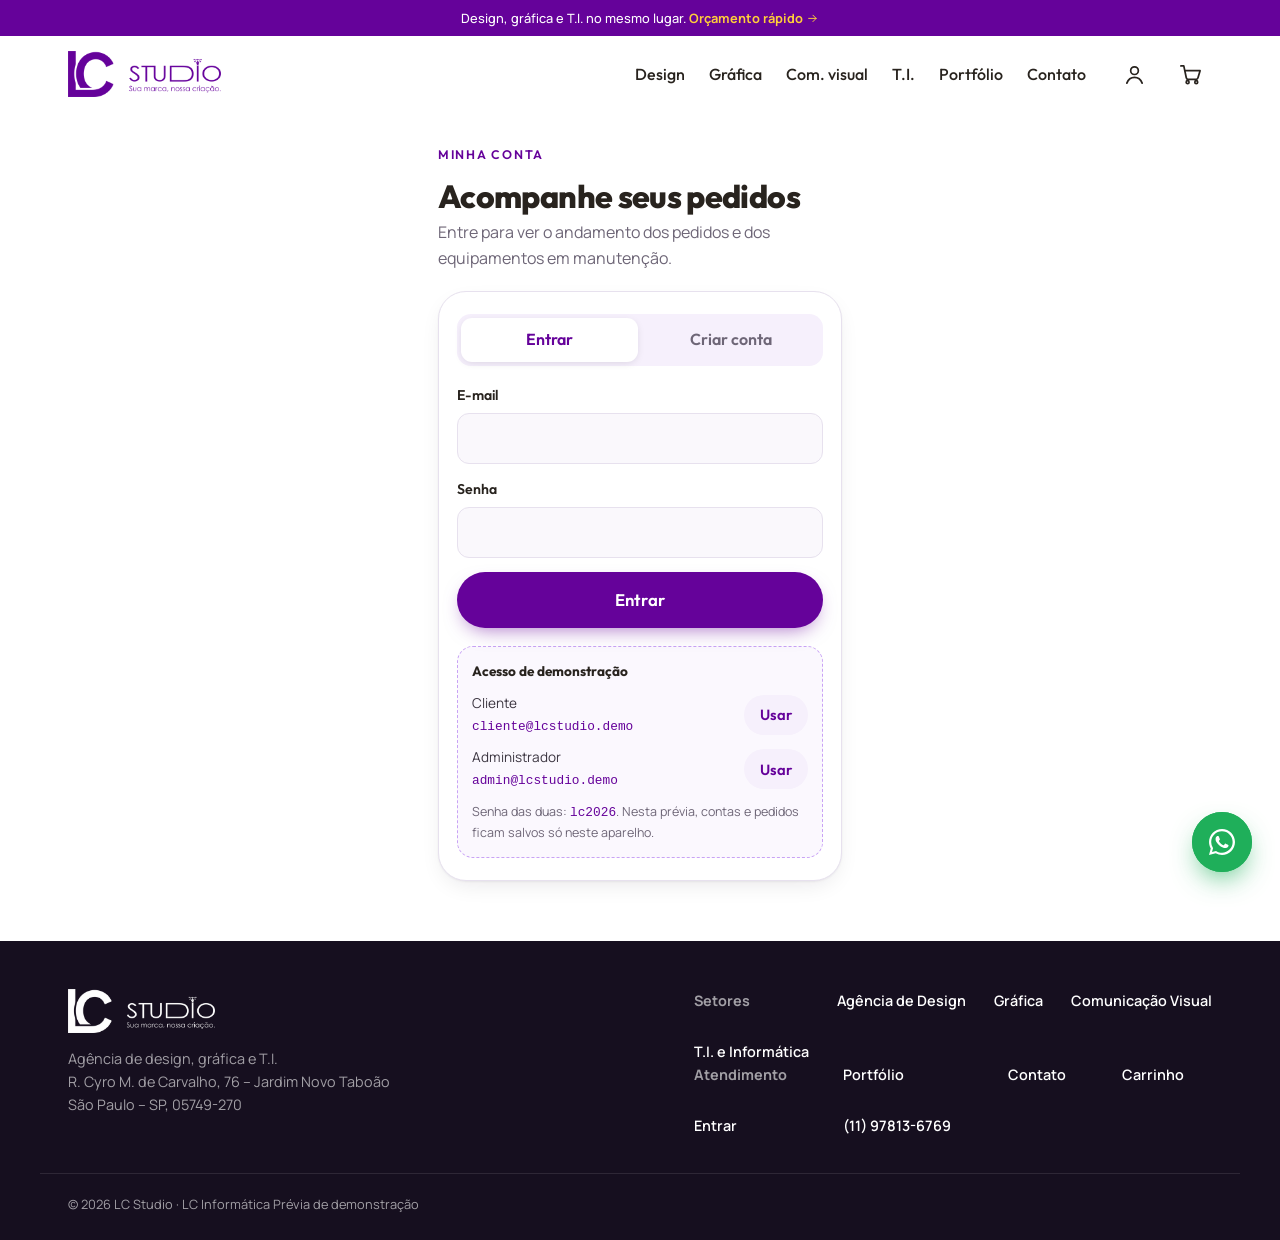
<file: entrar.html>
<!doctype html>
<html lang="pt-BR">
<head>
  <meta charset="utf-8">
  <meta name="viewport" content="width=device-width, initial-scale=1, viewport-fit=cover">
  <title>Entrar – LC Studio</title>
  <meta name="description" content="Entre para acompanhar seus pedidos.">
  <meta name="theme-color" content="#160F1F">
  <link rel="icon" href="assets/img/favicon.png" type="image/png">
  <link rel="apple-touch-icon" href="assets/img/apple-touch-icon.png">
  <link rel="preconnect" href="https://fonts.googleapis.com">
  <link rel="preconnect" href="https://fonts.gstatic.com" crossorigin>
  <link href="https://fonts.googleapis.com/css2?family=Outfit:wght@400;500;600;700;800&family=Manrope:wght@400;500;600;700&display=swap" rel="stylesheet">
  <link rel="stylesheet" href="assets/css/style.css?v=4">
  <link rel="stylesheet" href="assets/css/app.css?v=4">
</head>
<body data-page="entrar">

<main id="conteudo">
  <div class="wrap auth">
    <p class="eyebrow">Minha conta</p>
    <h1 style="font-size:2rem;font-weight:800;margin-bottom:6px">Acompanhe seus pedidos</h1>
    <p style="color:var(--muted);margin-bottom:20px">Entre para ver o andamento dos pedidos e dos equipamentos em manutenção.</p>
    <div id="auth"></div>
  </div>
</main>

<script src="assets/js/data.js?v=4"></script>
<script src="assets/js/layout.js?v=4"></script>
<script src="assets/js/pages.js?v=4"></script>
</body>
</html>
</file>
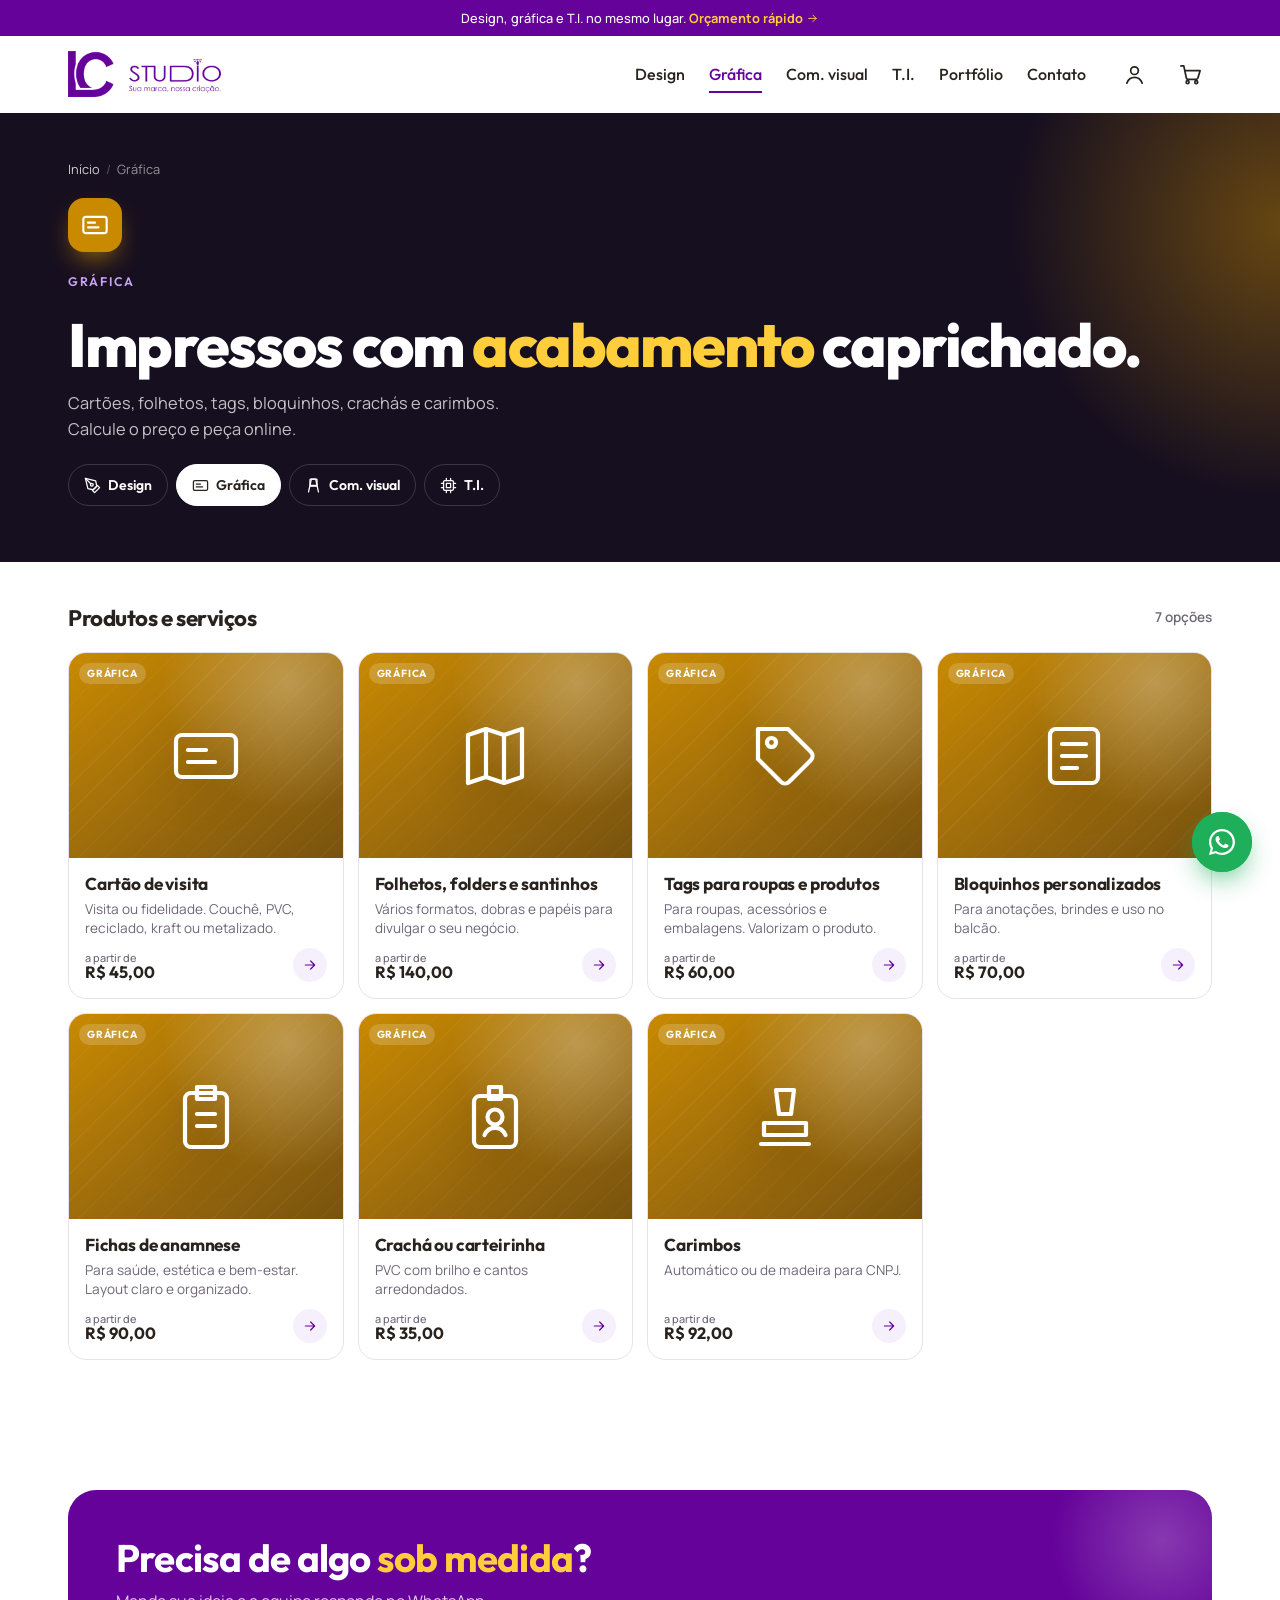
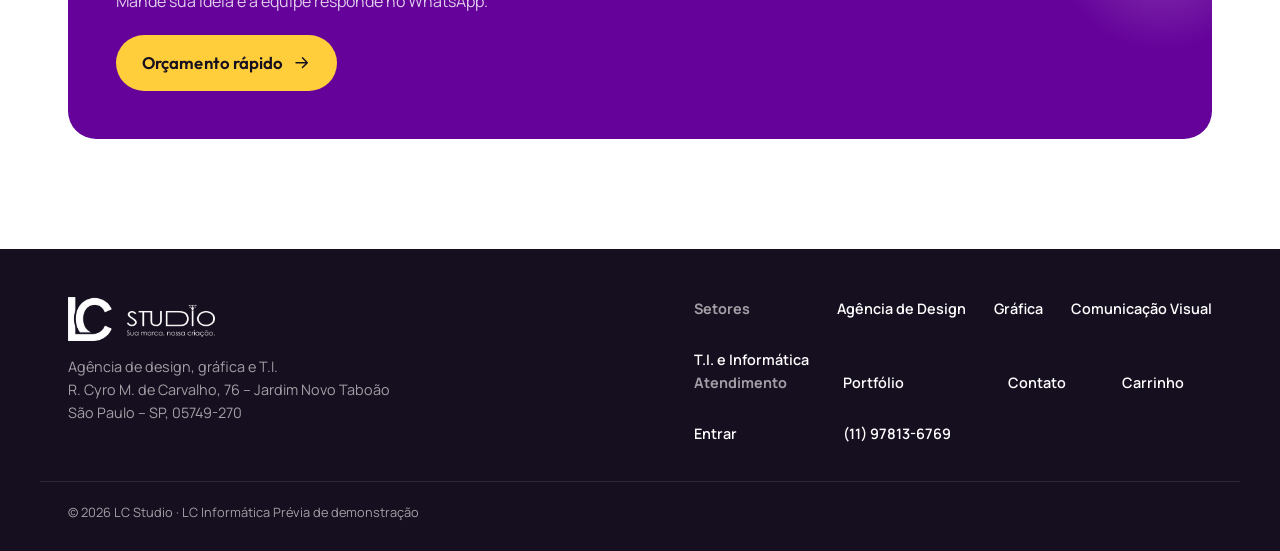
<file: grafica.html>
<!doctype html>
<html lang="pt-BR">
<head>
  <meta charset="utf-8">
  <meta name="viewport" content="width=device-width, initial-scale=1, viewport-fit=cover">
  <title>Gráfica – LC Studio</title>
  <meta name="description" content="Cartões de visita, folhetos, tags, bloquinhos, fichas, crachás e carimbos.">
  <meta name="theme-color" content="#160F1F">
  <link rel="icon" href="assets/img/favicon.png" type="image/png">
  <link rel="apple-touch-icon" href="assets/img/apple-touch-icon.png">
  <link rel="preconnect" href="https://fonts.googleapis.com">
  <link rel="preconnect" href="https://fonts.gstatic.com" crossorigin>
  <link href="https://fonts.googleapis.com/css2?family=Outfit:wght@400;500;600;700;800&family=Manrope:wght@400;500;600;700&display=swap" rel="stylesheet">
  <link rel="stylesheet" href="assets/css/style.css?v=4">
  <link rel="stylesheet" href="assets/css/app.css?v=4">
</head>
<body data-page="grafica" data-setor="grafica">

<main id="conteudo">
<section class="phero"><div class="wrap" id="phero"></div></section>
<section class="section" style="padding-top:36px">
  <div class="wrap">
    <div class="adm-h" style="align-items:center"><h2 style="font-size:1.4rem">Produtos e serviços</h2><span class="linkbtn" id="qtdItens"></span></div>
    <div class="pgrid" id="lista"></div>
  </div>
</section>
<section class="section" style="padding-top:20px">
  <div class="wrap">
    <div class="cta reveal">
      <h2>Precisa de algo <em>sob medida</em>?</h2>
      <p>Mande sua ideia e a equipe responde no WhatsApp.</p>
      <div class="cta__btns"><a class="btn btn--accent btn--lg" href="contato.html#orcamento">Orçamento rápido <i data-ic="arrow"></i></a></div>
    </div>
  </div>
</section>
</main>

<script src="assets/js/data.js?v=4"></script>
<script src="assets/js/layout.js?v=4"></script>
<script src="assets/js/pages.js?v=4"></script>
</body>
</html>
</file>
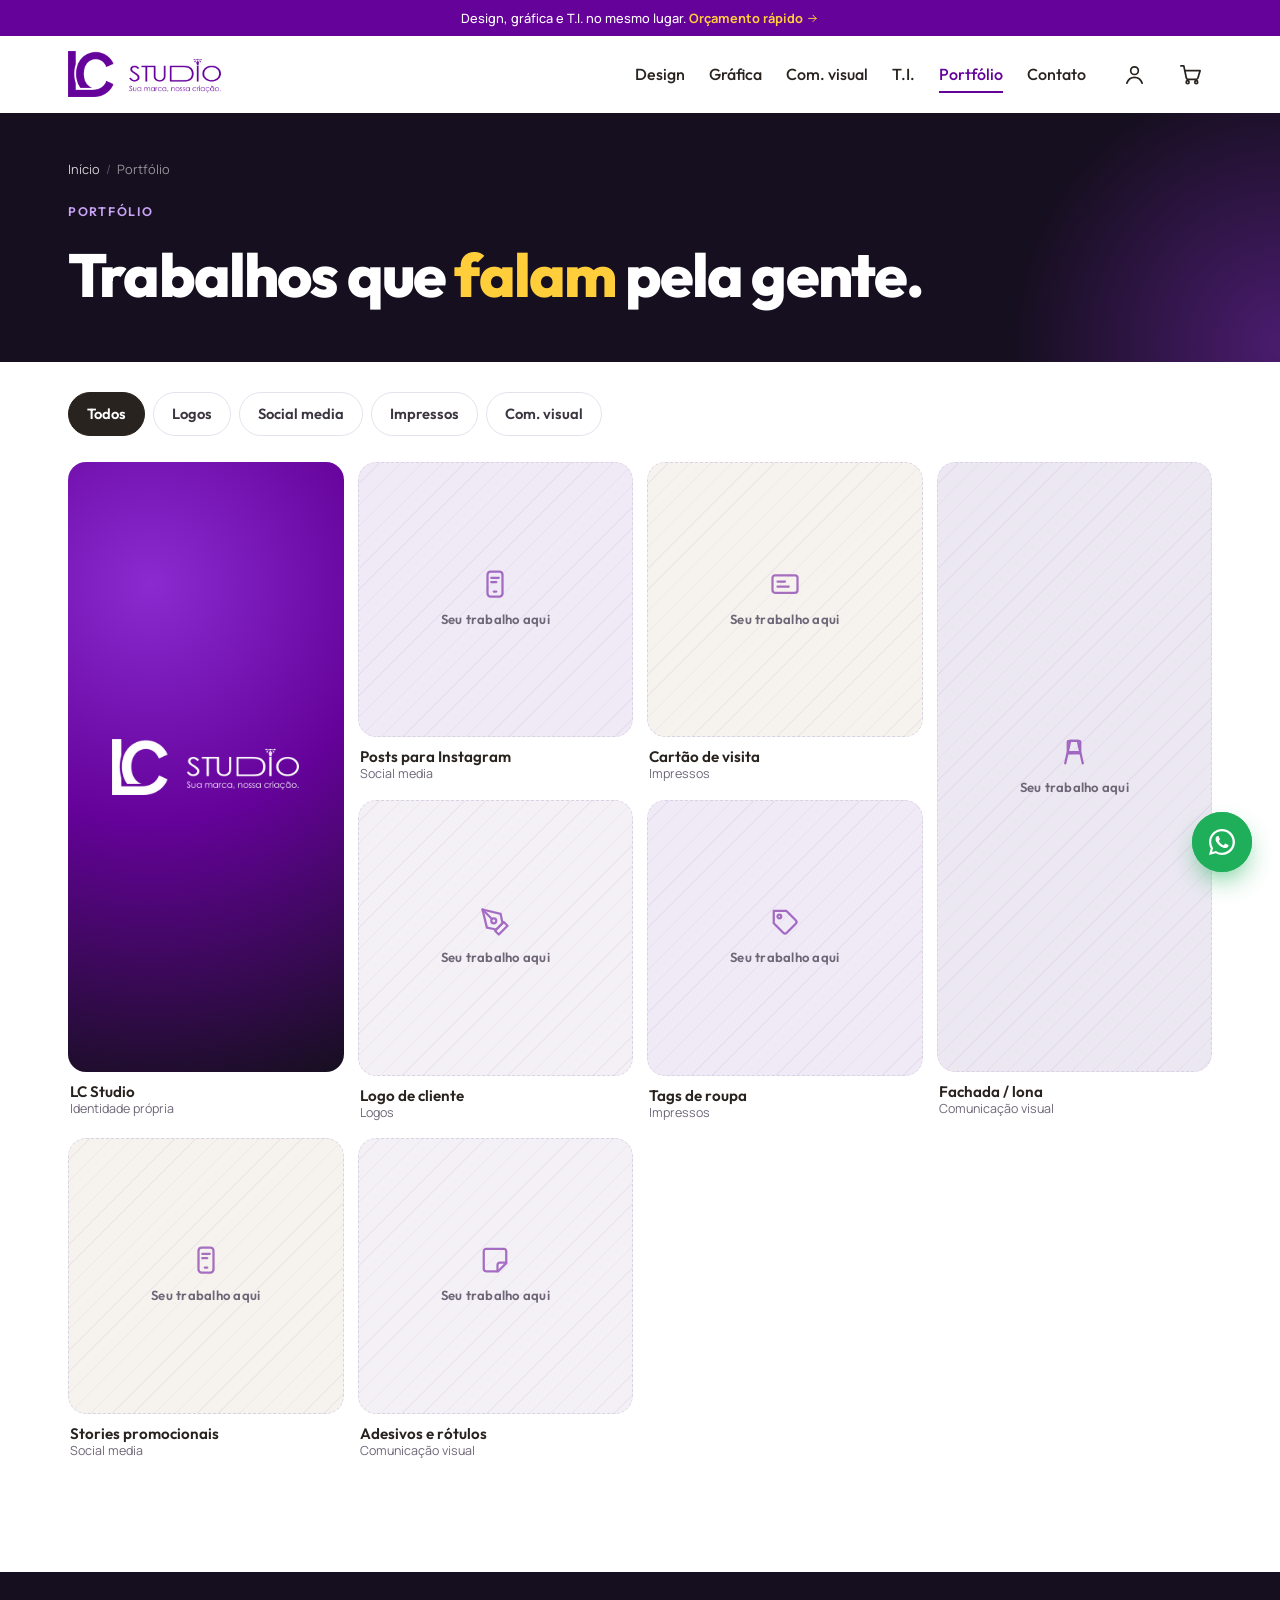
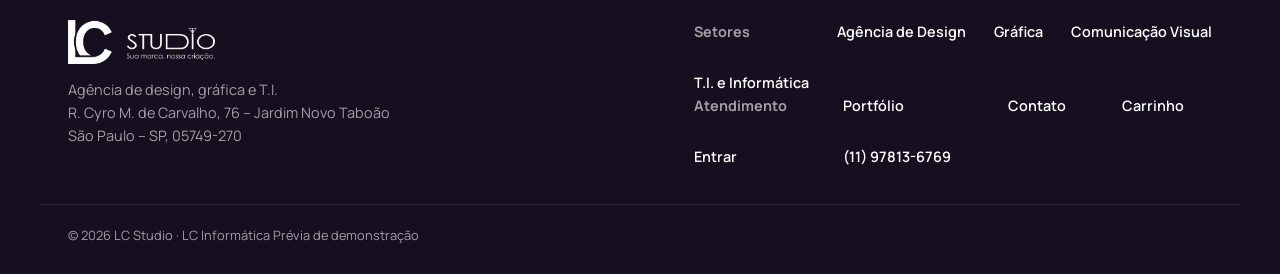
<file: portfolio.html>
<!doctype html>
<html lang="pt-BR">
<head>
  <meta charset="utf-8">
  <meta name="viewport" content="width=device-width, initial-scale=1, viewport-fit=cover">
  <title>Portfólio – LC Studio</title>
  <meta name="description" content="Trabalhos de design, gráfica e comunicação visual da LC Studio.">
  <meta name="theme-color" content="#160F1F">
  <link rel="icon" href="assets/img/favicon.png" type="image/png">
  <link rel="apple-touch-icon" href="assets/img/apple-touch-icon.png">
  <link rel="preconnect" href="https://fonts.googleapis.com">
  <link rel="preconnect" href="https://fonts.gstatic.com" crossorigin>
  <link href="https://fonts.googleapis.com/css2?family=Outfit:wght@400;500;600;700;800&family=Manrope:wght@400;500;600;700&display=swap" rel="stylesheet">
  <link rel="stylesheet" href="assets/css/style.css?v=4">
  <link rel="stylesheet" href="assets/css/app.css?v=4">
</head>
<body data-page="portfolio">

<main id="conteudo">
<section class="phero"><div class="wrap">
  <nav class="crumbs" aria-label="Você está em"><a href="index.html">Início</a><span aria-hidden="true">/</span><span>Portfólio</span></nav>
  <p class="eyebrow eyebrow--light">Portfólio</p>
  <h1>Trabalhos que <em>falam</em> pela gente.</h1>
</div></section>
<section class="section" style="padding-top:28px">
  <div class="wrap">
    <!-- Para colocar um trabalho real: troque <div class="ph">...</div> por
         <img src="assets/img/portfolio/arquivo.webp" alt="Descrição" loading="lazy"> e ajuste data-cat. -->
    <div class="filters" role="tablist" aria-label="Filtrar portfólio">
      <button class="filter is-active" data-filter="todos" role="tab" aria-selected="true">Todos</button>
      <button class="filter" data-filter="logos" role="tab" aria-selected="false">Logos</button>
      <button class="filter" data-filter="social" role="tab" aria-selected="false">Social media</button>
      <button class="filter" data-filter="impressos" role="tab" aria-selected="false">Impressos</button>
      <button class="filter" data-filter="visual" role="tab" aria-selected="false">Com. visual</button>
    </div>
    <div class="gallery" id="gallery">
      <figure class="work work--tall reveal" data-cat="logos">
        <button class="work__btn" aria-label="Ampliar: Identidade LC Studio">
          <div class="work__brand"><img src="assets/img/logo-branco.png" alt="Logo LC Studio" loading="lazy" width="480" height="144"></div>
        </button>
        <figcaption><b>LC Studio</b><span>Identidade própria</span></figcaption>
      </figure>
      <figure class="work reveal" data-cat="social">
        <button class="work__btn" aria-label="Ampliar: Posts para Instagram"><div class="ph ph--b"><i data-ic="phone"></i><span>Seu trabalho aqui</span></div></button>
        <figcaption><b>Posts para Instagram</b><span>Social media</span></figcaption>
      </figure>
      <figure class="work reveal" data-cat="impressos">
        <button class="work__btn" aria-label="Ampliar: Cartão de visita"><div class="ph ph--c"><i data-ic="card"></i><span>Seu trabalho aqui</span></div></button>
        <figcaption><b>Cartão de visita</b><span>Impressos</span></figcaption>
      </figure>
      <figure class="work work--tall reveal" data-cat="visual">
        <button class="work__btn" aria-label="Ampliar: Fachada / lona"><div class="ph ph--d"><i data-ic="easel"></i><span>Seu trabalho aqui</span></div></button>
        <figcaption><b>Fachada / lona</b><span>Comunicação visual</span></figcaption>
      </figure>
      <figure class="work reveal" data-cat="logos">
        <button class="work__btn" aria-label="Ampliar: Logo de cliente"><div class="ph ph--a"><i data-ic="pen"></i><span>Seu trabalho aqui</span></div></button>
        <figcaption><b>Logo de cliente</b><span>Logos</span></figcaption>
      </figure>
      <figure class="work reveal" data-cat="impressos">
        <button class="work__btn" aria-label="Ampliar: Tags de roupa"><div class="ph ph--b"><i data-ic="tag"></i><span>Seu trabalho aqui</span></div></button>
        <figcaption><b>Tags de roupa</b><span>Impressos</span></figcaption>
      </figure>
      <figure class="work reveal" data-cat="social">
        <button class="work__btn" aria-label="Ampliar: Stories promocionais"><div class="ph ph--c"><i data-ic="phone"></i><span>Seu trabalho aqui</span></div></button>
        <figcaption><b>Stories promocionais</b><span>Social media</span></figcaption>
      </figure>
      <figure class="work reveal" data-cat="visual">
        <button class="work__btn" aria-label="Ampliar: Adesivos e rótulos"><div class="ph ph--a"><i data-ic="sticker"></i><span>Seu trabalho aqui</span></div></button>
        <figcaption><b>Adesivos e rótulos</b><span>Comunicação visual</span></figcaption>
      </figure>
    </div>
  </div>
</section>
</main>
<div class="lightbox" id="lightbox" hidden role="dialog" aria-modal="true" aria-label="Imagem ampliada">
  <button class="lightbox__close" aria-label="Fechar"><i data-ic="x"></i></button>
  <div class="lightbox__stage" id="lbStage"></div>
  <p class="lightbox__cap" id="lbCap"></p>
</div>

<script src="assets/js/data.js?v=4"></script>
<script src="assets/js/layout.js?v=4"></script>
<script src="assets/js/pages.js?v=4"></script>
</body>
</html>
</file>
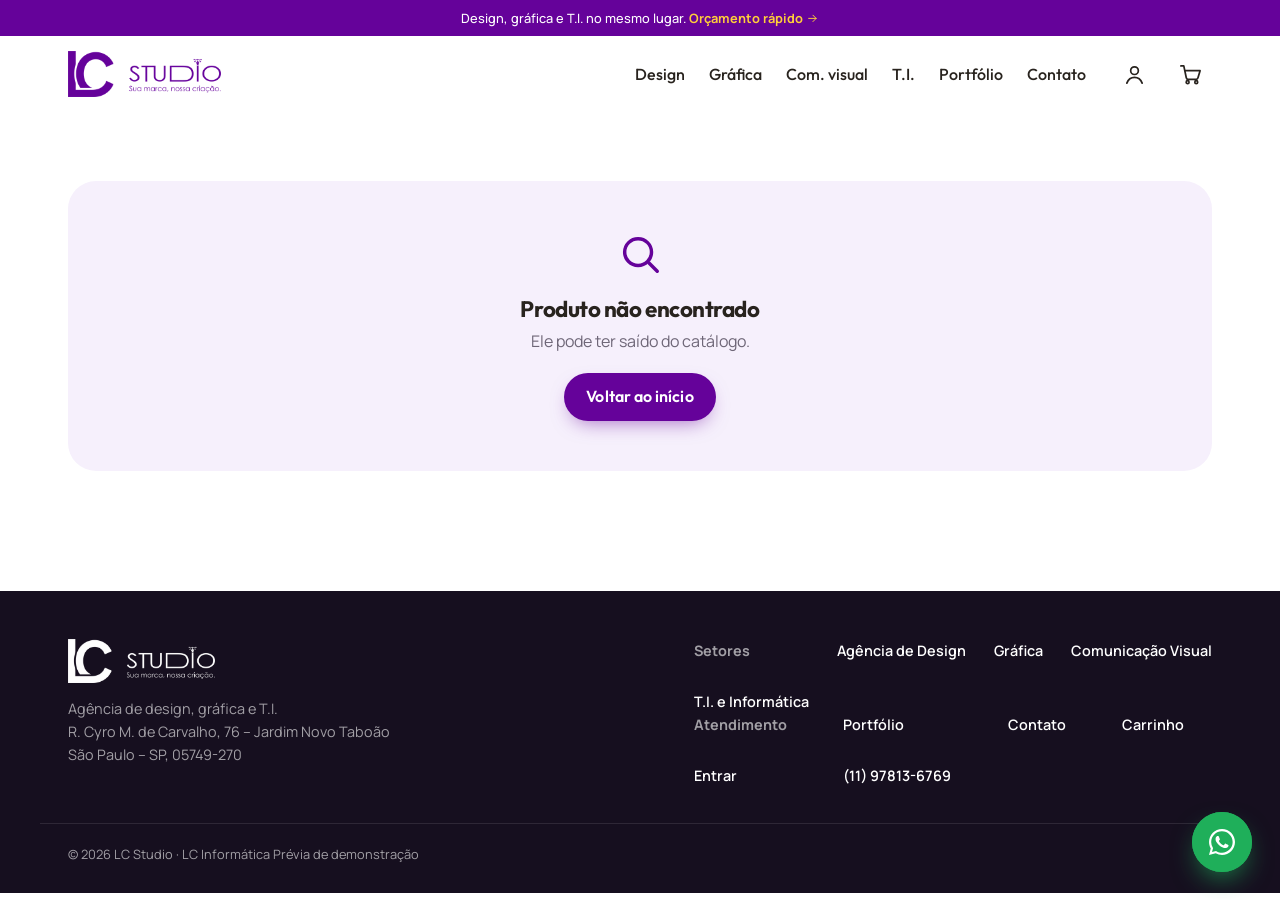
<file: produto.html>
<!doctype html>
<html lang="pt-BR">
<head>
  <meta charset="utf-8">
  <meta name="viewport" content="width=device-width, initial-scale=1, viewport-fit=cover">
  <title>Produto – LC Studio</title>
  <meta name="description" content="Calcule o preço e faça seu pedido.">
  <meta name="theme-color" content="#160F1F">
  <link rel="icon" href="assets/img/favicon.png" type="image/png">
  <link rel="apple-touch-icon" href="assets/img/apple-touch-icon.png">
  <link rel="preconnect" href="https://fonts.googleapis.com">
  <link rel="preconnect" href="https://fonts.gstatic.com" crossorigin>
  <link href="https://fonts.googleapis.com/css2?family=Outfit:wght@400;500;600;700;800&family=Manrope:wght@400;500;600;700&display=swap" rel="stylesheet">
  <link rel="stylesheet" href="assets/css/style.css?v=4">
  <link rel="stylesheet" href="assets/css/app.css?v=4">
</head>
<body data-page="produto">

<main id="conteudo" class="prod"><div id="produto"></div></main>

<script src="assets/js/data.js?v=4"></script>
<script src="assets/js/layout.js?v=4"></script>
<script src="assets/js/pages.js?v=4"></script>
</body>
</html>
</file>
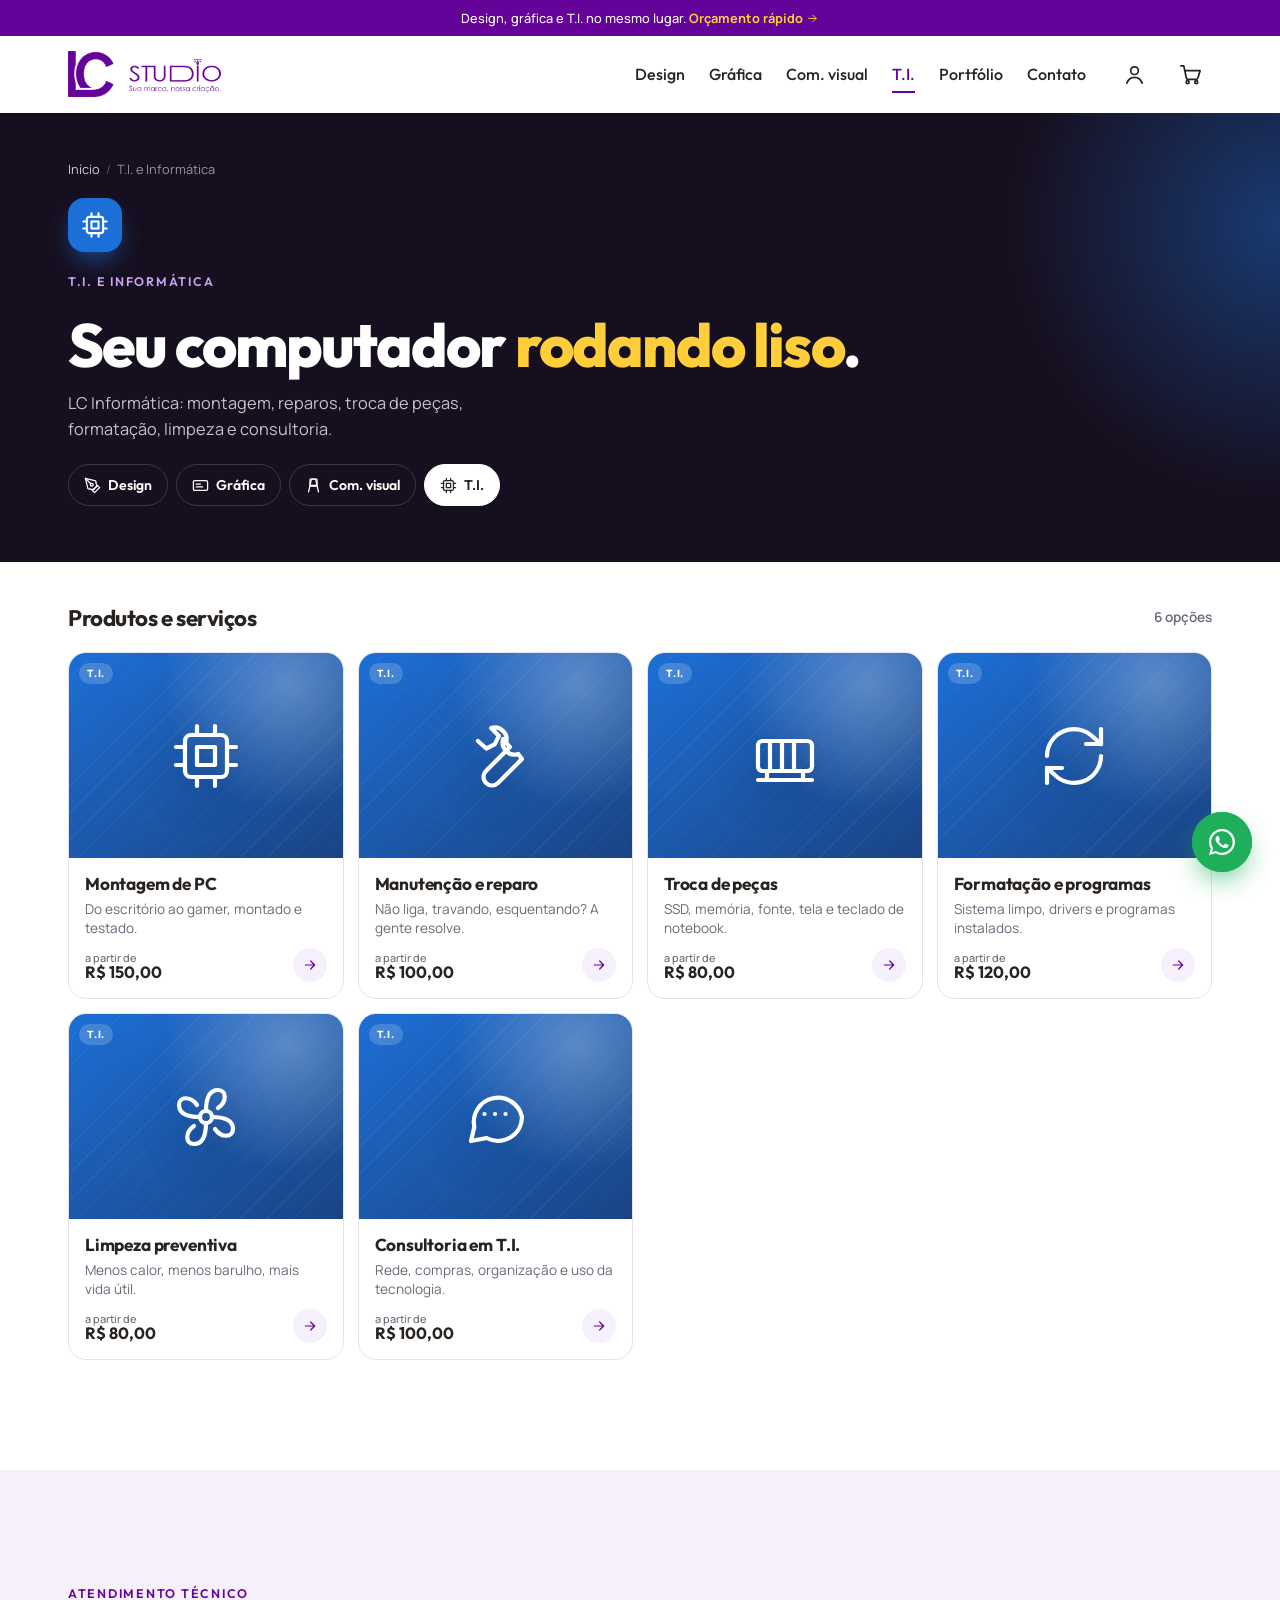
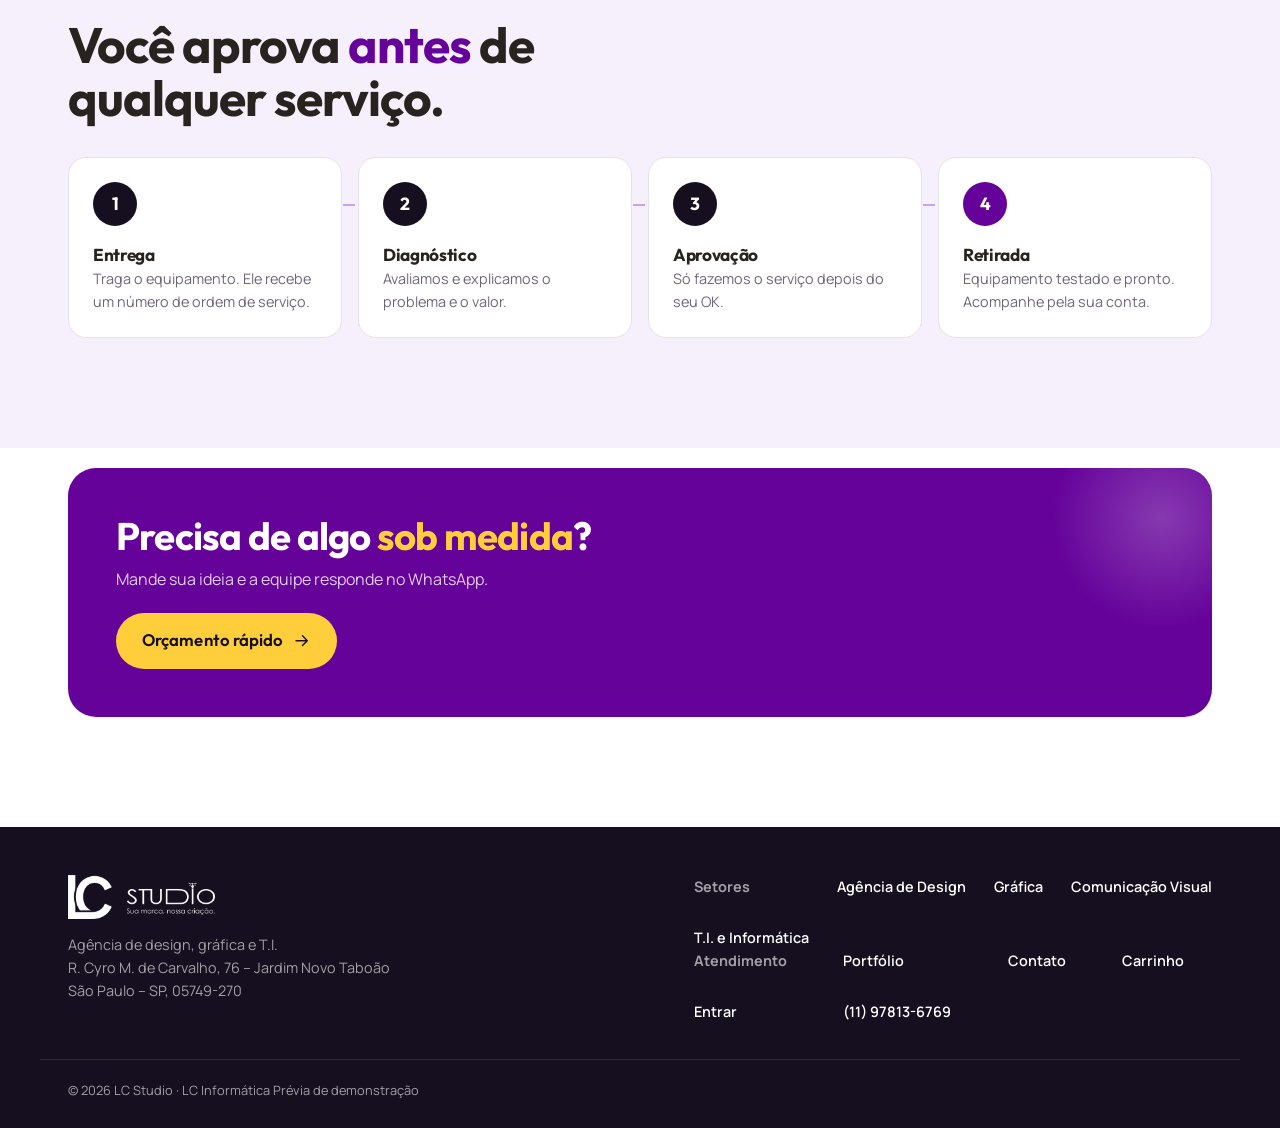
<file: ti.html>
<!doctype html>
<html lang="pt-BR">
<head>
  <meta charset="utf-8">
  <meta name="viewport" content="width=device-width, initial-scale=1, viewport-fit=cover">
  <title>T.I. e Informática – LC Studio</title>
  <meta name="description" content="Montagem de PC, manutenção, troca de peças, formatação, limpeza e consultoria.">
  <meta name="theme-color" content="#160F1F">
  <link rel="icon" href="assets/img/favicon.png" type="image/png">
  <link rel="apple-touch-icon" href="assets/img/apple-touch-icon.png">
  <link rel="preconnect" href="https://fonts.googleapis.com">
  <link rel="preconnect" href="https://fonts.gstatic.com" crossorigin>
  <link href="https://fonts.googleapis.com/css2?family=Outfit:wght@400;500;600;700;800&family=Manrope:wght@400;500;600;700&display=swap" rel="stylesheet">
  <link rel="stylesheet" href="assets/css/style.css?v=4">
  <link rel="stylesheet" href="assets/css/app.css?v=4">
</head>
<body data-page="ti" data-setor="ti">

<main id="conteudo">
<section class="phero"><div class="wrap" id="phero"></div></section>
<section class="section" style="padding-top:36px">
  <div class="wrap">
    <div class="adm-h" style="align-items:center"><h2 style="font-size:1.4rem">Produtos e serviços</h2><span class="linkbtn" id="qtdItens"></span></div>
    <div class="pgrid" id="lista"></div>
  </div>
</section>
<section class="section section--tint">
  <div class="wrap">
    <header class="sec-head reveal">
      <p class="eyebrow">Atendimento técnico</p>
      <h2>Você aprova <em>antes</em> de qualquer serviço.</h2>
    </header>
    <ol class="steps">
      <li class="reveal"><span class="steps__n">1</span><h3>Entrega</h3><p>Traga o equipamento. Ele recebe um número de ordem de serviço.</p></li>
      <li class="reveal"><span class="steps__n">2</span><h3>Diagnóstico</h3><p>Avaliamos e explicamos o problema e o valor.</p></li>
      <li class="reveal"><span class="steps__n">3</span><h3>Aprovação</h3><p>Só fazemos o serviço depois do seu OK.</p></li>
      <li class="reveal"><span class="steps__n">4</span><h3>Retirada</h3><p>Equipamento testado e pronto. Acompanhe pela sua conta.</p></li>
    </ol>
  </div>
</section>
<section class="section" style="padding-top:20px">
  <div class="wrap">
    <div class="cta reveal">
      <h2>Precisa de algo <em>sob medida</em>?</h2>
      <p>Mande sua ideia e a equipe responde no WhatsApp.</p>
      <div class="cta__btns"><a class="btn btn--accent btn--lg" href="contato.html#orcamento">Orçamento rápido <i data-ic="arrow"></i></a></div>
    </div>
  </div>
</section>
</main>

<script src="assets/js/data.js?v=4"></script>
<script src="assets/js/layout.js?v=4"></script>
<script src="assets/js/pages.js?v=4"></script>
</body>
</html>
</file>
<file: assets/css/style.css>
/* LC Studio – prévia do site
   Paleta tirada da logo: roxo #65029A e grafite #28231E */
:root{
  --roxo:#65029A;
  --roxo-600:#52017D;
  --roxo-400:#8A2BD0;
  --lilas:#C9A3F5;
  --lilas-50:#F6F0FC;
  --lilas-100:#ECE0F8;
  --tinta:#160F1F;      /* fundo escuro (roxo quase preto) */
  --tinta-2:#211830;
  --grafite:#28231E;    /* preto da logo */
  --texto:#3B3540;
  --muted:#6E6677;
  --linha:#E7E1EE;
  --branco:#FFFFFF;
  --amarelo:#FFCE3A;    /* destaque pontual */
  --wa:#1FAF5A;

  --font-head:'Outfit', system-ui, sans-serif;
  --font-body:'Manrope', system-ui, sans-serif;

  --r-sm:12px; --r:18px; --r-lg:28px;
  --gutter:20px;
  --header-h:64px;
  --ease:cubic-bezier(.2,.7,.2,1);
  --shadow:0 1px 2px rgba(22,15,31,.05), 0 8px 24px -8px rgba(22,15,31,.12);
}

*,*::before,*::after{box-sizing:border-box}
html{scroll-behavior:smooth;scroll-padding-top:calc(var(--header-h) + 8px);-webkit-text-size-adjust:100%}
body{margin:0;font-family:var(--font-body);font-size:16px;line-height:1.6;color:var(--texto);background:var(--branco);-webkit-font-smoothing:antialiased;overflow-x:hidden}
img{max-width:100%;height:auto;display:block}
a{color:inherit;text-decoration:none}
button{font:inherit;color:inherit;background:none;border:0;cursor:pointer;padding:0}
h1,h2,h3{font-family:var(--font-head);color:var(--grafite);line-height:1.08;margin:0;letter-spacing:-.02em}
h2{font-size:clamp(1.85rem, 7.4vw, 3.1rem);font-weight:700}
h2 em,h1 em{font-style:normal;color:var(--roxo)}
p{margin:0}
.ic{width:1.2em;height:1.2em;flex:none;fill:none;stroke:currentColor;stroke-width:1.8;stroke-linecap:round;stroke-linejoin:round}
.wrap{width:100%;max-width:1200px;margin:0 auto;padding:0 var(--gutter)}
.skip{position:absolute;left:-9999px}
.skip:focus{left:12px;top:12px;z-index:200;background:#fff;padding:8px 12px;border-radius:8px}
:focus-visible{outline:3px solid var(--lilas);outline-offset:3px;border-radius:6px}

/* ---------- Botões ---------- */
.btn{display:inline-flex;align-items:center;justify-content:center;gap:.5em;min-height:48px;padding:0 22px;border-radius:999px;font-family:var(--font-head);font-weight:600;font-size:1rem;letter-spacing:.005em;transition:transform .2s var(--ease),background .2s,box-shadow .2s,color .2s;white-space:nowrap;-webkit-tap-highlight-color:transparent}
.btn:active{transform:scale(.97)}
.btn--sm{min-height:40px;padding:0 16px;font-size:.92rem}
.btn--lg{min-height:56px;padding:0 26px;font-size:1.05rem}
.btn--block{width:100%}
.btn--primary{background:var(--roxo);color:#fff;box-shadow:0 8px 20px -8px rgba(101,2,154,.6)}
.btn--primary:hover{background:var(--roxo-600)}
.btn--accent{background:var(--amarelo);color:var(--tinta)}
.btn--accent:hover{background:#ffd95f}
.btn--ghost{color:#fff;border:1.5px solid rgba(255,255,255,.28)}
.btn--ghost:hover{background:rgba(255,255,255,.08)}
.btn--outline{color:var(--roxo);border:1.5px solid var(--roxo)}
.btn--outline:hover{background:var(--lilas-50)}
.btn--wa{background:var(--wa);color:#fff;box-shadow:0 8px 22px -8px rgba(31,175,90,.7)}
.btn--wa:hover{background:#199c4f}
.btn .ic{width:1.15em;height:1.15em}
.btn--wa .ic{width:1.4em;height:1.4em}

.eyebrow{display:inline-flex;align-items:center;gap:.5em;font-family:var(--font-head);font-weight:600;font-size:.78rem;letter-spacing:.14em;text-transform:uppercase;color:var(--roxo);margin-bottom:14px}
.eyebrow--light{color:var(--lilas)}
.eyebrow .dot{width:8px;height:8px;border-radius:50%;background:var(--amarelo);box-shadow:0 0 0 4px rgba(255,206,58,.18)}

/* ---------- Faixa superior ---------- */
.topbar{background:var(--roxo);color:#fff;font-size:.8rem;text-align:center;padding:8px var(--gutter);font-weight:500}
.topbar a{display:inline-flex;align-items:center;gap:.25em;color:var(--amarelo);font-weight:700}
.topbar .ic{width:1em;height:1em}

/* ---------- Topo ---------- */
.header{position:sticky;top:0;z-index:100;background:rgba(255,255,255,.92);-webkit-backdrop-filter:saturate(1.6) blur(14px);backdrop-filter:saturate(1.6) blur(14px);border-bottom:1px solid transparent;transition:border-color .25s,box-shadow .25s}
.header.is-scrolled{border-color:var(--linha);box-shadow:0 6px 20px -14px rgba(22,15,31,.35)}
.header__in{height:var(--header-h);display:flex;align-items:center;gap:12px}
.header__logo img{height:38px;width:auto}
.header__cta{margin-left:auto}
.nav{display:none}
.burger{width:44px;height:44px;border-radius:12px;display:grid;place-content:center;gap:5px;background:var(--lilas-50)}
.burger span{display:block;width:20px;height:2px;border-radius:2px;background:var(--grafite);transition:transform .3s var(--ease),opacity .2s}
.menu-open .burger span:nth-child(1){transform:translateY(7px) rotate(45deg)}
.menu-open .burger span:nth-child(2){opacity:0}
.menu-open .burger span:nth-child(3){transform:translateY(-7px) rotate(-45deg)}

@media (max-width:899px){
  .header__cta{display:none}
  .burger{margin-left:auto}
  .nav{display:flex;flex-direction:column;position:fixed;inset:var(--header-h) 0 auto 0;background:#fff;padding:12px var(--gutter) 24px;border-bottom:1px solid var(--linha);box-shadow:0 30px 40px -20px rgba(22,15,31,.3);transform:translateY(-8px);opacity:0;visibility:hidden;transition:opacity .25s,transform .3s var(--ease),visibility 0s .3s}
  .header.is-scrolled .nav, .header .nav{top:var(--header-h)}
  .menu-open .nav{opacity:1;visibility:visible;transform:none;transition:opacity .25s,transform .3s var(--ease)}
  .nav a:not(.btn){font-family:var(--font-head);font-size:1.35rem;font-weight:600;color:var(--grafite);padding:14px 4px;border-bottom:1px solid var(--linha)}
  .nav__cta{margin-top:18px;min-height:56px}
}
@media (min-width:380px){ .header__logo img{height:42px} }

/* ---------- Abertura ---------- */
.hero{position:relative;background:var(--tinta);color:#fff;overflow:hidden;padding:40px 0 28px}
.hero__glow{position:absolute;inset:-20% -40% auto auto;width:120vw;height:120vw;max-width:900px;max-height:900px;background:radial-gradient(closest-side, rgba(138,43,208,.55), rgba(101,2,154,.18) 55%, transparent 75%);pointer-events:none}
.hero__glow--b{inset:auto auto -30% -40%}
.hero__in{position:relative;display:grid;gap:28px}
.hero__title{color:#fff;font-size:clamp(2.55rem, 11.5vw, 5rem);font-weight:800;letter-spacing:-.035em;line-height:.98}
.hero__title em{color:var(--amarelo);position:relative;white-space:nowrap}
.hero__sub{margin-top:18px;color:rgba(255,255,255,.76);font-size:1.04rem;max-width:34ch}
.hero__btns{display:flex;flex-direction:column;gap:12px;margin-top:26px}
.hero__perks{list-style:none;margin:26px 0 0;padding:0;display:grid;grid-template-columns:repeat(3,1fr);gap:8px}
.hero__perks li{display:flex;flex-direction:column;gap:6px;font-size:.8rem;line-height:1.3;color:rgba(255,255,255,.7);padding:12px 10px;border:1px solid rgba(255,255,255,.1);border-radius:var(--r-sm);background:rgba(255,255,255,.03)}
.hero__perks b{display:block;color:#fff;font-weight:700}
.hero__perks .ic{color:var(--lilas);width:22px;height:22px}

/* Arte: curva bézier sendo desenhada */
.hero__art{position:absolute;top:-14px;right:-34px;width:54vw;max-width:250px;opacity:.95;pointer-events:none}
.hero__text{position:relative;z-index:1;padding-top:150px}
@media (max-width:899px){ .hero__art .chip{display:none} }
.art{position:relative;aspect-ratio:1/1}
.art__curve{position:absolute;inset:0;width:100%;height:100%;overflow:visible}
.art__path{stroke:var(--lilas);stroke-width:3;stroke-linecap:round;stroke-dasharray:900;stroke-dashoffset:900;animation:draw 2.4s .3s var(--ease) forwards}
.art__handle{stroke:rgba(255,255,255,.35);stroke-width:1.4;stroke-dasharray:4 5;opacity:0;animation:fade .6s 1.6s forwards}
.art__node{fill:var(--tinta);stroke:#fff;stroke-width:2.5;opacity:0;transform-box:fill-box;transform-origin:center;animation:pop .45s var(--ease) forwards}
.art__node:nth-of-type(1){animation-delay:.3s}
.art__node:nth-of-type(3){animation-delay:1.2s}
.art__node:nth-of-type(6){animation-delay:2.4s}
.art__node--f{fill:var(--lilas);stroke:none;animation-delay:1.8s}
.art__logo{position:absolute;width:48%;left:26%;top:27%;filter:drop-shadow(0 18px 40px rgba(101,2,154,.7));animation:float 6s ease-in-out infinite}
.chip{position:absolute;display:inline-flex;align-items:center;gap:6px;padding:8px 13px;border-radius:999px;background:#fff;color:var(--grafite);font-family:var(--font-head);font-weight:600;font-size:.82rem;box-shadow:0 12px 30px -10px rgba(0,0,0,.5);opacity:0;animation:chipIn .6s var(--ease) forwards, float 7s ease-in-out infinite}
.chip .ic{color:var(--roxo);width:16px;height:16px}
.chip--1{left:0;top:6%;animation-delay:.9s,1.5s}
.chip--2{right:-2%;top:44%;background:var(--amarelo);animation-delay:1.3s,2s}
.chip--2 .ic{color:var(--grafite)}
.chip--3{left:6%;bottom:2%;animation-delay:1.7s,2.6s}

@keyframes draw{to{stroke-dashoffset:0}}
@keyframes fade{to{opacity:1}}
@keyframes pop{from{opacity:0;transform:scale(.2)}to{opacity:1;transform:scale(1)}}
@keyframes float{0%,100%{translate:0 0}50%{translate:0 -8px}}
@keyframes chipIn{from{opacity:0;transform:translateY(10px) scale(.9)}to{opacity:1;transform:none}}

/* Faixa de categorias */
.cats{position:relative;margin-top:32px;display:flex;gap:10px;overflow-x:auto;scroll-snap-type:x mandatory;padding-bottom:6px;margin-right:calc(var(--gutter) * -1);padding-right:var(--gutter);scrollbar-width:none}
.cats::-webkit-scrollbar{display:none}
.cats a{scroll-snap-align:start;flex:0 0 148px;display:flex;flex-direction:column;gap:2px;padding:16px 14px;border-radius:var(--r);background:rgba(255,255,255,.06);border:1px solid rgba(255,255,255,.1);transition:background .2s,transform .2s}
.cats a:active{transform:scale(.97)}
.cats a:hover{background:rgba(255,255,255,.1)}
.cats__ic{width:40px;height:40px;border-radius:12px;display:grid;place-items:center;background:var(--roxo);margin-bottom:10px}
.cats__ic .ic{width:21px;height:21px;color:#fff}
.cats b{font-family:var(--font-head);font-weight:600;color:#fff;font-size:.95rem;line-height:1.2}
.cats small{color:rgba(255,255,255,.6);font-size:.78rem}

/* ---------- Seções ---------- */
.section{position:relative;padding:72px 0;overflow:hidden}
.section--tint{background:var(--lilas-50)}
.section--dark{background:var(--tinta);color:rgba(255,255,255,.8)}
.section--dark h2{color:#fff}
.section--dark h2 em{color:var(--amarelo)}
.sec-head{margin-bottom:32px;max-width:640px}
.sec-head > p:not(.eyebrow){margin-top:12px;color:var(--muted)}
.sec-head--light > p:not(.eyebrow){color:rgba(255,255,255,.65)}

/* Serviços */
.services{display:grid;grid-template-columns:1fr 1fr;gap:10px}
.svc{position:relative;display:flex;flex-direction:column;padding:18px 16px 16px;border-radius:var(--r);background:#fff;border:1px solid var(--linha);cursor:pointer;transition:transform .25s var(--ease),box-shadow .25s,border-color .25s;-webkit-tap-highlight-color:transparent}
.svc:hover{transform:translateY(-3px);box-shadow:var(--shadow);border-color:var(--lilas-100)}
.svc:active{transform:scale(.98)}
.svc__ic{width:44px;height:44px;border-radius:13px;display:grid;place-items:center;background:var(--lilas-50);color:var(--roxo);margin-bottom:14px;transition:background .25s,color .25s}
.svc__ic .ic{width:23px;height:23px}
.svc:hover .svc__ic{background:var(--roxo);color:#fff}
.svc h3{font-size:1.02rem;font-weight:700;letter-spacing:-.01em}
.svc p{font-size:.84rem;line-height:1.45;color:var(--muted);margin-top:6px;flex:1}
.svc__go{display:inline-flex;align-items:center;gap:4px;margin-top:12px;font-family:var(--font-head);font-weight:600;font-size:.85rem;color:var(--roxo)}
.svc__go .ic{width:15px;height:15px;transition:transform .2s}
.svc:hover .svc__go .ic{transform:translateX(3px)}
.svc__price{position:absolute;top:14px;right:12px;font-family:var(--font-head);font-weight:700;font-size:.72rem;padding:4px 8px;border-radius:999px;background:var(--amarelo);color:var(--tinta);max-width:calc(100% - 70px);text-align:center;line-height:1.2}
.svc--other{background:var(--roxo);border-color:var(--roxo)}
.svc--other h3{color:#fff}
.svc--other p{color:rgba(255,255,255,.75)}
.svc--other .svc__ic{background:rgba(255,255,255,.14);color:#fff}
.svc--other .svc__go{color:var(--amarelo)}
.svc.pulse{animation:pulse 1.2s var(--ease)}
@keyframes pulse{0%{box-shadow:0 0 0 0 rgba(101,2,154,.5)}100%{box-shadow:0 0 0 14px rgba(101,2,154,0)}}

/* Como funciona */
.steps{list-style:none;margin:0;padding:0;display:grid;gap:12px;counter-reset:s}
.steps li{position:relative;display:grid;grid-template-columns:auto 1fr;column-gap:16px;align-items:start;padding:18px;border-radius:var(--r);background:#fff;border:1px solid var(--linha)}
.steps__n{grid-row:span 2;width:44px;height:44px;border-radius:50%;display:grid;place-items:center;background:var(--tinta);color:#fff;font-family:var(--font-head);font-weight:700;font-size:1.1rem}
.steps li:last-child .steps__n{background:var(--roxo)}
.steps h3{font-size:1.08rem;font-weight:700;margin-top:2px}
.steps p{font-size:.9rem;color:var(--muted);margin-top:2px}

/* Portfólio */
.filters{display:flex;gap:8px;overflow-x:auto;margin:0 calc(var(--gutter) * -1) 20px;padding:2px var(--gutter) 6px;scrollbar-width:none}
.filters::-webkit-scrollbar{display:none}
.filter{flex:none;min-height:44px;padding:0 18px;border-radius:999px;border:1.5px solid var(--linha);font-family:var(--font-head);font-weight:600;font-size:.92rem;color:var(--texto);background:#fff;transition:background .2s,color .2s,border-color .2s}
.filter.is-active{background:var(--grafite);border-color:var(--grafite);color:#fff}
.gallery{display:grid;grid-template-columns:1fr 1fr;grid-auto-flow:dense;gap:10px}
.work{margin:0;position:relative}
.work[hidden]{display:none}
.work__btn{display:block;width:100%;aspect-ratio:1/1;border-radius:var(--r);overflow:hidden;position:relative}
.work__btn > *{width:100%;height:100%;transition:transform .6s var(--ease)}
.work__btn:hover > *{transform:scale(1.04)}
.work__btn img{object-fit:cover}
.work figcaption{display:flex;flex-direction:column;padding:10px 2px 4px;line-height:1.25}
.work figcaption b{font-family:var(--font-head);font-weight:600;color:var(--grafite);font-size:.95rem}
.work figcaption span{font-size:.78rem;color:var(--muted)}
.work__brand{display:grid;place-items:center;padding:16%;background:radial-gradient(circle at 30% 20%, var(--roxo-400), var(--roxo) 45%, var(--tinta) 100%)}
.work__brand img{width:100%;height:auto;object-fit:contain}
/* Bloco neutro "Seu trabalho aqui" */
.ph{display:flex;flex-direction:column;align-items:center;justify-content:center;gap:10px;color:var(--muted);font-family:var(--font-head);font-weight:600;font-size:.82rem;letter-spacing:.02em;background-color:#F3F1F6;background-image:repeating-linear-gradient(135deg, transparent 0 14px, rgba(101,2,154,.05) 14px 15px);border:1.5px dashed #D9D2E3;border-radius:var(--r)}
.ph .ic{width:30px;height:30px;color:var(--roxo);opacity:.55}
.ph--b{background-color:#EFEAF6}
.ph--c{background-color:#F6F3EE}
.ph--d{background-color:#ECE8F2}

/* Ampliação */
.lightbox{position:fixed;inset:0;z-index:300;background:rgba(14,9,20,.92);display:flex;flex-direction:column;align-items:center;justify-content:center;padding:70px var(--gutter) 40px;opacity:0;transition:opacity .22s}
.lightbox[hidden]{display:none}
.lightbox.is-open{opacity:1}
.lightbox__stage{width:100%;max-width:640px;aspect-ratio:1/1;border-radius:var(--r-lg);overflow:hidden;transform:scale(.94);transition:transform .3s var(--ease)}
.lightbox.is-open .lightbox__stage{transform:none}
.lightbox__stage > *{width:100%;height:100%}
.lightbox__stage .ph{font-size:1.1rem}
.lightbox__stage .ph .ic{width:48px;height:48px}
.lightbox__cap{display:flex;flex-direction:column;align-items:center;margin-top:16px;color:#fff;text-align:center}
.lightbox__cap b{font-family:var(--font-head);font-size:1.15rem}
.lightbox__cap span{color:rgba(255,255,255,.6);font-size:.88rem}
.lightbox__close{position:absolute;top:16px;right:16px;width:48px;height:48px;border-radius:50%;background:rgba(255,255,255,.12);color:#fff;display:grid;place-items:center}
.lightbox__close .ic{width:24px;height:24px}
.lb-open{overflow:hidden}

/* Orçamento */
.quote{position:relative}
.form{background:#fff;color:var(--texto);border-radius:var(--r-lg);padding:22px 18px;display:grid;gap:18px;box-shadow:0 30px 60px -30px rgba(0,0,0,.6)}
.field{display:grid;gap:8px;border-radius:14px;transition:box-shadow .3s}
.field label,.field .label{font-family:var(--font-head);font-weight:600;font-size:.92rem;color:var(--grafite)}
.field small{color:var(--muted);font-weight:500}
.field input[type=text],.field textarea,.field select{width:100%;min-height:52px;padding:13px 15px;font:inherit;font-size:16px;color:var(--grafite);background:#FAF8FC;border:1.5px solid var(--linha);border-radius:14px;transition:border-color .2s,background .2s,box-shadow .2s;-webkit-appearance:none;appearance:none}
.field textarea{resize:vertical;min-height:88px}
.field input:focus,.field textarea:focus,.field select:focus{outline:none;border-color:var(--roxo);background:#fff;box-shadow:0 0 0 4px rgba(101,2,154,.12)}
.field ::placeholder{color:#A39BAD}
.select{position:relative}
.select::after{content:"";position:absolute;right:18px;top:50%;width:9px;height:9px;border-right:2px solid var(--roxo);border-bottom:2px solid var(--roxo);transform:translateY(-70%) rotate(45deg);pointer-events:none}
.select select{padding-right:44px}
.field.has-error input,.field.has-error select{border-color:#D23A5B;background:#FFF6F8}
.field.flash{animation:flash 1.4s var(--ease)}
@keyframes flash{0%,40%{box-shadow:0 0 0 6px rgba(255,206,58,.75)}100%{box-shadow:0 0 0 6px rgba(255,206,58,0)}}
.pills{display:grid;grid-template-columns:repeat(4,1fr);gap:6px}
.pills label{position:relative}
.pills input{position:absolute;opacity:0;inset:0}
.pills span{display:grid;place-items:center;min-height:48px;padding:4px;border-radius:12px;border:1.5px solid var(--linha);background:#FAF8FC;font-family:var(--font-head);font-weight:600;font-size:.82rem;text-align:center;line-height:1.15;color:var(--texto);cursor:pointer;transition:all .2s}
.pills input:checked + span{background:var(--roxo);border-color:var(--roxo);color:#fff}
.pills input:focus-visible + span{outline:3px solid var(--lilas);outline-offset:2px}
.preview{border-radius:16px;padding:14px;background:#EFE7DD url("data:image/svg+xml,%3Csvg xmlns='http://www.w3.org/2000/svg' width='40' height='40'%3E%3Ccircle cx='4' cy='4' r='1.2' fill='%23d9cdbd'/%3E%3C/svg%3E")}
.preview__label{display:flex;align-items:center;gap:6px;font-family:var(--font-head);font-weight:600;font-size:.78rem;color:#5d5348;margin-bottom:10px}
.preview__label .ic{color:var(--wa);width:18px;height:18px}
.bubble{position:relative;margin-left:auto;max-width:92%;background:#D9FDD3;color:#111b21;padding:10px 12px;border-radius:12px 0 12px 12px;font-size:.86rem;line-height:1.45;box-shadow:0 1px 1px rgba(0,0,0,.08);word-wrap:break-word}
.bubble::after{content:"";position:absolute;top:0;right:-8px;border-left:8px solid #D9FDD3;border-bottom:10px solid transparent}
.form__error{color:#C42A4B;font-weight:600;font-size:.9rem}

/* Sobre */
.about{display:grid;gap:28px}
.about__mark{width:120px;padding:24px;border-radius:var(--r-lg);background:var(--lilas-50)}
.about__text p:not(.eyebrow){margin-top:14px;color:var(--muted);font-size:1.02rem}
.about__text h2{margin-bottom:6px}
.about__slogan{font-family:var(--font-head);font-weight:700;font-size:1.3rem !important;color:var(--roxo) !important;margin-top:22px !important}

/* Contato */
.contact{display:grid;gap:28px}
.contact__list{list-style:none;margin:24px 0;padding:0;display:grid;gap:12px}
.contact__list li{display:flex;gap:14px;align-items:flex-start;padding:16px;border-radius:var(--r);background:#fff;border:1px solid var(--linha)}
.contact__list li[hidden]{display:none}
.contact__list b{display:block;font-family:var(--font-head);color:var(--grafite);font-size:.95rem}
.contact__list span,.contact__list a{font-size:.92rem;color:var(--muted);line-height:1.45}
.contact__list a{color:var(--roxo);font-weight:700;font-size:1.05rem}
.contact__ic{width:42px;height:42px;flex:none;border-radius:12px;display:grid;place-items:center;background:var(--roxo);color:#fff}
.contact__ic .ic{width:21px;height:21px}
.contact__btns{display:grid;gap:10px}
.contact__map{border-radius:var(--r-lg);overflow:hidden;border:1px solid var(--linha);background:#e9e5ee;min-height:300px}
.contact__map iframe{display:block;width:100%;height:100%;min-height:300px;border:0}

/* Rodapé */
.footer{background:var(--tinta);color:rgba(255,255,255,.6);padding:48px 0 calc(28px + env(safe-area-inset-bottom));font-size:.9rem}
.footer__in{display:grid;gap:28px}
.footer img{height:44px;width:auto;margin-bottom:14px}
.footer nav{display:grid;grid-template-columns:1fr 1fr;gap:10px}
.footer nav a{color:#fff;font-weight:600}
.footer__bottom{margin-top:36px;padding-top:20px;border-top:1px solid rgba(255,255,255,.1);font-size:.8rem}

/* WhatsApp flutuante */
.wa-float{position:fixed;right:16px;bottom:calc(16px + env(safe-area-inset-bottom));z-index:150;width:60px;height:60px;border-radius:50%;display:grid;place-items:center;background:var(--wa);color:#fff;box-shadow:0 12px 28px -8px rgba(31,175,90,.8);transition:transform .2s}
.wa-float .ic{width:32px;height:32px}
.wa-float::before{content:"";position:absolute;inset:0;border-radius:50%;background:var(--wa);z-index:-1;animation:ring 2.6s ease-out infinite}
.wa-float:active{transform:scale(.92)}
@keyframes ring{0%{transform:scale(1);opacity:.55}80%,100%{transform:scale(1.6);opacity:0}}
.lb-open .wa-float,.menu-open .wa-float{opacity:0;pointer-events:none}

/* Animação ao rolar */
.reveal{opacity:0;transform:translateY(22px);transition:opacity .7s var(--ease) var(--d,0ms),transform .7s var(--ease) var(--d,0ms)}
.reveal.is-in{opacity:1;transform:none}

/* ---------- Telas maiores ---------- */
@media (min-width:600px){
  :root{--gutter:28px}
  .hero__btns{flex-direction:row}
  .services{grid-template-columns:repeat(3,1fr);gap:14px}
  .steps{grid-template-columns:1fr 1fr}
  .gallery{grid-template-columns:repeat(3,1fr);gap:14px}
  .work--tall{grid-row:span 2}
  .work--tall .work__btn{aspect-ratio:auto;height:calc(100% - 52px)}
  .contact__btns{grid-template-columns:1fr 1fr}
  .form{padding:30px}
}
@media (min-width:900px){
  :root{--header-h:76px}
  .header__logo img{height:46px}
  .nav{display:flex;align-items:center;gap:30px;margin-left:auto}
  .nav a:not(.btn){font-family:var(--font-head);font-weight:500;color:var(--grafite);position:relative;padding:6px 0}
  .nav a:not(.btn)::after{content:"";position:absolute;left:0;right:0;bottom:0;height:2px;background:var(--roxo);transform:scaleX(0);transform-origin:left;transition:transform .3s var(--ease)}
  .nav a:not(.btn):hover::after{transform:scaleX(1)}
  .nav__cta{display:none}
  .header__cta{margin-left:10px;display:inline-flex}
  .burger{display:none}
  .section{padding:110px 0}
  .hero{padding:80px 0 56px}
  .hero__in{grid-template-columns:1.15fr .85fr;align-items:center;gap:40px}
  .hero__art{position:relative;top:auto;right:auto;width:100%;max-width:440px;opacity:1;pointer-events:auto}
  .hero__text{padding-top:0}
  .hero__sub{font-size:1.15rem}
  .hero__perks{max-width:520px}
  .cats{display:grid;grid-template-columns:repeat(5,1fr);overflow:visible;margin-right:0;padding-right:0;margin-top:56px}
  .cats a{flex:auto}
  .services{grid-template-columns:repeat(4,1fr)}
  .svc{padding:24px 22px 20px}
  .svc h3{font-size:1.12rem}
  .svc p{font-size:.9rem}
  .steps{grid-template-columns:repeat(4,1fr);gap:16px}
  .steps li{grid-template-columns:1fr;padding:24px}
  .steps__n{grid-row:auto;margin-bottom:18px}
  .steps li:not(:last-child)::after{content:"";position:absolute;top:46px;right:-14px;width:12px;border-top:2px dashed var(--lilas)}
  .gallery{grid-template-columns:repeat(4,1fr)}
  .filters{margin-left:0;margin-right:0;padding-left:0}
  .quote{display:grid;grid-template-columns:.9fr 1.1fr;gap:56px;align-items:start}
  .quote .sec-head{position:sticky;top:120px}
  .about{grid-template-columns:auto 1fr;gap:56px;align-items:center}
  .about__mark{width:260px;padding:48px}
  .contact{grid-template-columns:1fr 1fr;gap:48px;align-items:stretch}
  .contact__map iframe{min-height:100%}
  .footer__in{grid-template-columns:1fr auto;align-items:start}
  .footer nav{grid-template-columns:repeat(4,auto);gap:28px}
  .wa-float{right:28px;bottom:28px}
}

@media (prefers-reduced-motion:reduce){
  *,*::before,*::after{animation-duration:.01ms !important;animation-iteration-count:1 !important;transition-duration:.01ms !important;scroll-behavior:auto !important}
  .art__path{stroke-dashoffset:0}
}
</file>
<file: assets/css/app.css>
/* LC Studio – componentes do site completo (setores, produto, carrinho, conta, painel) */

/* ---------- Topo (ajustes p/ várias páginas) ---------- */
.hicon{position:relative;width:44px;height:44px;border-radius:12px;display:grid;place-items:center;color:var(--grafite);flex:none;-webkit-tap-highlight-color:transparent}
.hicon:hover{background:var(--lilas-50)}
.hicon .ic{width:23px;height:23px}
.hicon--user{margin-left:auto}
.hicon__badge{position:absolute;top:3px;right:2px;min-width:19px;height:19px;padding:0 5px;border-radius:999px;background:var(--roxo);color:#fff;font:700 .7rem/19px var(--font-head);text-align:center;border:2px solid #fff}
.hicon__badge.bump{animation:bump .5s var(--ease)}
@keyframes bump{40%{transform:scale(1.35)}}
.burger{margin-left:2px !important}
.nav a[aria-current="page"]{color:var(--roxo) !important}
.nav__account{display:flex;align-items:center;gap:8px}
.nav__account .ic{width:22px;height:22px}
@media (max-width:899px){ .nav__account{color:var(--roxo) !important} }
@media (min-width:900px){
  .nav{gap:24px}
  .nav__account{display:none}
  .hicon--user{margin-left:14px}
  .nav a[aria-current="page"]::after{transform:scaleX(1) !important}
}

/* ---------- Toast ---------- */
.toast{position:fixed;left:50%;bottom:calc(92px + env(safe-area-inset-bottom));z-index:400;display:flex;align-items:center;gap:10px;max-width:calc(100% - 32px);padding:13px 18px;border-radius:14px;background:var(--grafite);color:#fff;font-weight:600;font-size:.92rem;box-shadow:0 18px 40px -12px rgba(0,0,0,.5);transform:translate(-50%,20px);opacity:0;pointer-events:none;transition:transform .3s var(--ease),opacity .3s}
.toast .ic{color:#6EE7A0;width:20px;height:20px}
.toast.is-on{transform:translate(-50%,0);opacity:1}

/* ---------- Abertura das páginas internas ---------- */
.phero{position:relative;background:var(--tinta);color:rgba(255,255,255,.75);overflow:hidden;padding:30px 0 36px}
.phero::before{content:"";position:absolute;right:-30%;top:-60%;width:110vw;height:110vw;max-width:760px;max-height:760px;background:radial-gradient(closest-side,color-mix(in srgb,var(--c,#8A2BD0) 60%,transparent),transparent 72%);opacity:.75;pointer-events:none}
.phero .wrap{position:relative}
.phero h1{color:#fff;font-size:clamp(2.1rem,9vw,3.8rem);font-weight:800;letter-spacing:-.03em;line-height:1.02;margin-top:8px}
.phero h1 em{font-style:normal;color:var(--amarelo)}
.phero p.lead{margin-top:14px;font-size:1.02rem;max-width:46ch}
.phero__ic{width:54px;height:54px;border-radius:16px;display:grid;place-items:center;background:var(--c,var(--roxo));color:#fff;margin-bottom:16px;box-shadow:0 12px 28px -10px var(--c,var(--roxo))}
.phero__ic .ic{width:28px;height:28px}
.crumbs{display:flex;flex-wrap:wrap;gap:6px;font-size:.8rem;color:rgba(255,255,255,.55);margin-bottom:18px}
.crumbs a{color:rgba(255,255,255,.8)}
.crumbs a:hover{color:#fff}
.crumbs span[aria-hidden]{opacity:.5}
.crumbs--dark{color:var(--muted)}
.crumbs--dark a{color:var(--texto)}

/* Navegação entre setores */
.sectabs{display:flex;gap:8px;overflow-x:auto;scrollbar-width:none;margin:22px calc(var(--gutter)*-1) 0;padding:0 var(--gutter)}
.sectabs::-webkit-scrollbar{display:none}
.sectabs a{flex:none;display:inline-flex;align-items:center;gap:7px;min-height:42px;padding:0 15px;border-radius:999px;border:1px solid rgba(255,255,255,.16);color:#fff;font-family:var(--font-head);font-weight:600;font-size:.88rem}
.sectabs a .ic{width:17px;height:17px}
.sectabs a.is-on{background:#fff;color:var(--grafite);border-color:#fff}

/* ---------- Setores (início) ---------- */
.sectors{display:grid;gap:12px}
.sector{position:relative;display:flex;flex-direction:column;min-height:200px;padding:22px;border-radius:var(--r-lg);color:#fff;overflow:hidden;background:var(--tinta);isolation:isolate;transition:transform .3s var(--ease)}
.sector::before{content:"";position:absolute;inset:0;z-index:-1;background:radial-gradient(circle at 100% 0%, var(--c) 0%, transparent 65%);opacity:.9}
.sector::after{content:"";position:absolute;right:-30px;bottom:-30px;width:150px;height:150px;border-radius:50%;border:1px solid rgba(255,255,255,.12);z-index:-1}
.sector:active{transform:scale(.98)}
.sector__ic{width:50px;height:50px;border-radius:15px;display:grid;place-items:center;background:rgba(255,255,255,.14);backdrop-filter:blur(6px);margin-bottom:auto}
.sector__ic .ic{width:26px;height:26px}
.sector h3{color:#fff;font-size:1.45rem;font-weight:700;margin-top:26px}
.sector p{font-size:.88rem;color:rgba(255,255,255,.72);margin-top:6px;line-height:1.45}
.sector__go{position:absolute;top:22px;right:22px;width:40px;height:40px;border-radius:50%;display:grid;place-items:center;background:#fff;color:var(--grafite);transition:transform .3s var(--ease)}
.sector:hover .sector__go{transform:rotate(-45deg)}
.sector__go .ic{width:18px;height:18px}
.sector__list{display:flex;flex-wrap:wrap;gap:6px;margin-top:14px}
.sector__list span{font-size:.72rem;font-weight:600;padding:4px 9px;border-radius:999px;background:rgba(255,255,255,.1);color:rgba(255,255,255,.85)}

/* ---------- Produtos ---------- */
.pgrid{display:grid;grid-template-columns:1fr 1fr;gap:10px}
.pcard{display:flex;flex-direction:column;border-radius:var(--r);background:#fff;border:1px solid var(--linha);overflow:hidden;transition:transform .25s var(--ease),box-shadow .25s}
.pcard:hover{transform:translateY(-3px);box-shadow:var(--shadow)}
.pcard:active{transform:scale(.98)}
.pcard__body{display:flex;flex-direction:column;flex:1;padding:12px 12px 12px}
.pcard h3{font-size:.98rem;font-weight:700;letter-spacing:-.01em;line-height:1.2}
.pcard p{font-size:.78rem;line-height:1.4;color:var(--muted);margin-top:5px;display:-webkit-box;-webkit-line-clamp:2;-webkit-box-orient:vertical;overflow:hidden}
.pcard__foot{display:flex;align-items:flex-end;justify-content:space-between;gap:6px;margin-top:auto;padding-top:10px}
.pcard__price{display:flex;flex-direction:column;font-family:var(--font-head);font-weight:700;color:var(--grafite);font-size:1.02rem;line-height:1.1}
.pcard__price small{font-family:var(--font-body);font-weight:500;font-size:.68rem;color:var(--muted)}
.pcard__go{width:34px;height:34px;flex:none;border-radius:50%;display:grid;place-items:center;background:var(--lilas-50);color:var(--roxo);transition:background .2s,color .2s}
.pcard:hover .pcard__go{background:var(--roxo);color:#fff}
.pcard__go .ic{width:16px;height:16px}
.pthumb{position:relative;aspect-ratio:4/3;display:grid;place-items:center;color:#fff;background:
  radial-gradient(circle at 80% 15%, rgba(255,255,255,.28), transparent 45%),
  linear-gradient(145deg, var(--c) 0%, color-mix(in srgb, var(--c) 55%, #160F1F) 100%);overflow:hidden}
.pthumb::after{content:"";position:absolute;inset:0;background-image:repeating-linear-gradient(135deg, transparent 0 18px, rgba(255,255,255,.05) 18px 19px)}
.pthumb .ic{width:38%;height:auto;max-width:72px;aspect-ratio:1;stroke-width:1.4;filter:drop-shadow(0 10px 20px rgba(0,0,0,.25));position:relative;z-index:1}
.pthumb__tag{position:absolute;left:10px;top:10px;z-index:1;font:700 .64rem var(--font-head);letter-spacing:.08em;text-transform:uppercase;padding:4px 8px;border-radius:999px;background:rgba(255,255,255,.18);backdrop-filter:blur(6px)}
.pthumb--lg{aspect-ratio:16/11;border-radius:var(--r-lg)}
.pthumb--lg .ic{max-width:120px}
.pthumb--lg .pthumb__tag{left:16px;top:16px;font-size:.72rem;padding:6px 11px}

/* ---------- Página do produto ---------- */
.prod{padding:18px 0 40px}
.prod__grid{display:grid;gap:22px;grid-template-areas:"media" "aside" "info"}
.prod__media{grid-area:media}.prod__aside{grid-area:aside}.prod__info{grid-area:info}
.prod .crumbs{margin-bottom:16px}
.prod__head h1{font-size:clamp(1.8rem,7.5vw,2.8rem);font-weight:800;letter-spacing:-.03em}
.prod__head .lead{margin-top:10px;color:var(--muted)}
.prod__from{display:inline-flex;align-items:baseline;gap:6px;margin-top:12px;font-family:var(--font-head);color:var(--grafite);font-weight:700;font-size:1.2rem}
.prod__from small{font-family:var(--font-body);font-weight:500;color:var(--muted);font-size:.82rem}
.specs{list-style:none;padding:0;margin:16px 0 0;display:grid;gap:8px}
.specs li{display:flex;gap:10px;align-items:flex-start;font-size:.92rem}
.specs .ic{color:var(--roxo);width:18px;height:18px;margin-top:3px}
.calc{border-radius:var(--r-lg);border:1px solid var(--linha);background:#fff;padding:18px;box-shadow:var(--shadow)}
.calc__title{display:flex;align-items:center;gap:8px;font-family:var(--font-head);font-weight:700;font-size:1.15rem;color:var(--grafite);margin-bottom:4px}
.calc__title .ic{color:var(--roxo)}
.calc__sub{font-size:.84rem;color:var(--muted);margin-bottom:14px}
.opt{border:0;padding:0;margin:0 0 16px}
.opt legend,.opt .label{display:block;font-family:var(--font-head);font-weight:600;font-size:.9rem;color:var(--grafite);margin-bottom:8px;padding:0}
.chips{display:flex;flex-wrap:wrap;gap:7px}
.chips label{position:relative}
.chips input{position:absolute;opacity:0;inset:0;margin:0}
.chips span{display:inline-flex;align-items:center;min-height:44px;padding:0 14px;border-radius:12px;border:1.5px solid var(--linha);background:#FAF8FC;font-family:var(--font-head);font-weight:600;font-size:.86rem;color:var(--texto);cursor:pointer;transition:background .2s,border-color .2s,color .2s}
.chips small{margin-left:6px;font-family:var(--font-body);font-weight:600;font-size:.72rem;opacity:.7}
.chips input:checked + span{background:var(--roxo);border-color:var(--roxo);color:#fff}
.chips input:focus-visible + span{outline:3px solid var(--lilas);outline-offset:2px}
.dims{display:grid;grid-template-columns:1fr 1fr 1fr;gap:8px}
.dims label{display:grid;gap:5px;font-size:.78rem;font-weight:600;color:var(--muted)}
.inp,.dims input,.stepper input{width:100%;min-height:50px;padding:12px 14px;font:inherit;font-size:16px;color:var(--grafite);background:#FAF8FC;border:1.5px solid var(--linha);border-radius:12px;-webkit-appearance:none;appearance:none}
.inp:focus,.dims input:focus,.stepper input:focus{outline:none;border-color:var(--roxo);background:#fff;box-shadow:0 0 0 4px rgba(101,2,154,.12)}
.stepper{display:flex;align-items:center;gap:8px;max-width:200px}
.stepper button{width:50px;height:50px;flex:none;border-radius:12px;border:1.5px solid var(--linha);display:grid;place-items:center;background:#fff;color:var(--roxo)}
.stepper button .ic{width:20px;height:20px}
.stepper input{text-align:center;font-weight:700}
.calc__total{margin-top:6px;padding:16px;border-radius:16px;background:var(--lilas-50);display:flex;align-items:center;justify-content:space-between;gap:12px}
.calc__total small{display:block;font-size:.76rem;color:var(--muted);font-weight:600}
.calc__total b{display:block;font-family:var(--font-head);font-size:1.75rem;color:var(--roxo);letter-spacing:-.02em;line-height:1.1}
.calc__total span.det{font-size:.8rem;color:var(--muted);text-align:right}
.calc__note{font-size:.8rem;color:var(--muted);margin-top:10px;display:flex;gap:6px}
.calc__btns{display:grid;gap:10px;margin-top:14px}
/* barra fixa do preço no celular */
.buybar{position:fixed;left:0;right:0;bottom:0;z-index:140;display:flex;align-items:center;gap:12px;padding:10px 16px calc(10px + env(safe-area-inset-bottom));background:rgba(255,255,255,.96);backdrop-filter:blur(12px);border-top:1px solid var(--linha);transform:translateY(110%);transition:transform .35s var(--ease)}
.buybar.is-on{transform:none}
.buybar__p{flex:1;min-width:0}
.buybar__p small{display:block;font-size:.72rem;color:var(--muted)}
.buybar__p b{font-family:var(--font-head);font-size:1.3rem;color:var(--roxo)}
.has-buybar .wa-float{bottom:calc(84px + env(safe-area-inset-bottom))}

/* ---------- Carrinho ---------- */
.cart{display:grid;gap:22px;padding-top:22px;padding-bottom:60px}
.citem{display:grid;grid-template-columns:72px 1fr;gap:12px;padding:12px;border-radius:var(--r);background:#fff;border:1px solid var(--linha)}
.citem .pthumb{aspect-ratio:1;border-radius:12px}
.citem .pthumb .ic{width:46%}
.citem .pthumb__tag{display:none}
.citem h3{font-size:1rem;font-weight:700}
.citem__det{font-size:.8rem;color:var(--muted);margin-top:3px;line-height:1.4}
.citem__foot{display:flex;align-items:center;justify-content:space-between;margin-top:8px}
.citem__foot b{font-family:var(--font-head);color:var(--grafite);font-size:1.05rem}
.linkbtn{display:inline-flex;align-items:center;gap:5px;min-height:40px;font-weight:600;font-size:.85rem;color:var(--muted)}
.linkbtn .ic{width:17px;height:17px}
.linkbtn:hover{color:#C42A4B}
.summary{border-radius:var(--r-lg);background:#fff;border:1px solid var(--linha);padding:18px;box-shadow:var(--shadow)}
.summary h2{font-size:1.3rem;margin-bottom:12px}
.sumrow{display:flex;justify-content:space-between;padding:8px 0;font-size:.92rem;border-bottom:1px dashed var(--linha)}
.sumrow--total{border:0;padding-top:14px;font-family:var(--font-head);font-weight:700;font-size:1.15rem;color:var(--grafite)}
.sumrow--total span:last-child{color:var(--roxo);font-size:1.45rem}
.empty{text-align:center;padding:50px 20px;border-radius:var(--r-lg);background:var(--lilas-50)}
.empty .ic{width:46px;height:46px;color:var(--roxo);margin:0 auto 12px}
.empty h2{font-size:1.4rem}
.empty p{color:var(--muted);margin:8px 0 18px}
.fgrid{display:grid;gap:14px;margin-top:16px}
.f{display:grid;gap:6px}
.f > span{font-family:var(--font-head);font-weight:600;font-size:.88rem;color:var(--grafite)}
.f textarea.inp{min-height:80px;resize:vertical}
.f.has-error .inp{border-color:#D23A5B;background:#FFF6F8}
.ok{text-align:center;padding:36px 18px;border-radius:var(--r-lg);background:#fff;border:1px solid var(--linha)}
.ok__ic{width:66px;height:66px;margin:0 auto 14px;border-radius:50%;display:grid;place-items:center;background:#E6F8EE;color:var(--wa)}
.ok__ic .ic{width:34px;height:34px}
.ok h2{font-size:1.5rem}
.ok p{color:var(--muted);margin-top:8px}
.ok .btn{margin-top:12px}

/* ---------- Login / conta ---------- */
.auth{max-width:460px;margin:0 auto;padding-top:28px;padding-bottom:60px}
.authcard{border-radius:var(--r-lg);background:#fff;border:1px solid var(--linha);padding:22px 18px;box-shadow:var(--shadow)}
.tabs2{display:grid;grid-template-columns:1fr 1fr;gap:4px;padding:4px;border-radius:14px;background:var(--lilas-50);margin-bottom:18px}
.tabs2 button{min-height:44px;border-radius:11px;font-family:var(--font-head);font-weight:600;color:var(--muted)}
.tabs2 button.is-on{background:#fff;color:var(--roxo);box-shadow:0 2px 8px -2px rgba(22,15,31,.15)}
.demo{margin-top:18px;padding:14px;border-radius:16px;border:1.5px dashed var(--lilas);background:#FBF8FE;font-size:.85rem}
.demo b{font-family:var(--font-head);color:var(--grafite)}
.demo__row{display:flex;align-items:center;justify-content:space-between;gap:10px;margin-top:10px}
.demo code{font-size:.8rem;color:var(--roxo);word-break:break-all}
.btn--soft{background:var(--lilas-50);color:var(--roxo)}
.btn--soft:hover{background:var(--lilas-100)}
.err{color:#C42A4B;font-weight:600;font-size:.88rem}
.acc{padding-top:22px;padding-bottom:60px}
.acc__head{display:flex;align-items:center;gap:14px;margin-bottom:22px}
.avatar{width:54px;height:54px;border-radius:50%;display:grid;place-items:center;background:var(--roxo);color:#fff;font:700 1.3rem var(--font-head);flex:none}
.ocard{border-radius:var(--r);background:#fff;border:1px solid var(--linha);padding:16px;margin-bottom:12px}
.ocard__top{display:flex;justify-content:space-between;gap:10px;align-items:flex-start}
.ocard__top b{font-family:var(--font-head);color:var(--grafite);font-size:1.02rem}
.ocard__top small{display:block;color:var(--muted);font-size:.78rem}
.ocard ul{list-style:none;padding:0;margin:10px 0 0;font-size:.86rem;color:var(--texto)}
.ocard li{padding:3px 0}
.track{display:grid;grid-template-columns:repeat(5,1fr);gap:4px;margin-top:14px}
.track i{height:6px;border-radius:999px;background:var(--linha)}
.track i.on{background:var(--roxo)}
.track__lbl{display:flex;justify-content:space-between;font-size:.7rem;color:var(--muted);margin-top:6px}

/* ---------- Etiquetas de status ---------- */
.st{display:inline-flex;align-items:center;gap:5px;white-space:nowrap;padding:4px 10px;border-radius:999px;font:700 .72rem var(--font-head);letter-spacing:.01em;background:#EEEAF2;color:#4E4658}
.st::before{content:"";width:6px;height:6px;border-radius:50%;background:currentColor}
.st--novo,.st--recebido{background:#EDE3FA;color:#65029A}
.st--orcamento-enviado,.st--aguardando-aprovacao,.st--em-diagnostico{background:#FFF3D1;color:#8A6100}
.st--aprovado,.st--em-arte{background:#E2EEFF;color:#1C5DB8}
.st--em-producao,.st--em-reparo,.st--aguardando-peca{background:#FFE8DA;color:#B24A0B}
.st--pronto{background:#DDF6E8;color:#11804A}
.st--entregue{background:#E9ECEF;color:#3E4650}
.st--cancelado{background:#FBE1E6;color:#B21E43}
.st--pendente{background:#FBE1E6;color:#B21E43}
.st--sinal-pago{background:#FFF3D1;color:#8A6100}
.st--pago{background:#DDF6E8;color:#11804A}

/* ---------- Faixa CTA ---------- */
.cta{position:relative;overflow:hidden;border-radius:var(--r-lg);padding:30px 22px;background:var(--roxo);color:rgba(255,255,255,.8)}
.cta::after{content:"";position:absolute;right:-60px;top:-60px;width:220px;height:220px;border-radius:50%;background:radial-gradient(closest-side,rgba(255,255,255,.22),transparent)}
.cta h2{color:#fff;font-size:clamp(1.6rem,6.5vw,2.4rem)}
.cta h2 em{color:var(--amarelo)}
.cta p{margin-top:10px}
.cta__btns{display:grid;gap:10px;margin-top:20px;position:relative;z-index:1}

/* ---------- Telas maiores ---------- */
@media (min-width:600px){
  .sectors{grid-template-columns:1fr 1fr}
  .pgrid{grid-template-columns:repeat(3,1fr);gap:14px}
  .pcard__body{padding:16px}
  .pcard h3{font-size:1.08rem}
  .pcard p{font-size:.85rem}
  .cta__btns{grid-template-columns:auto auto;justify-content:start}
  .calc{padding:24px}
}
@media (min-width:900px){
  .phero{padding:46px 0 56px}
  .sectors{grid-template-columns:repeat(4,1fr)}
  .sector{min-height:300px}
  .pgrid{grid-template-columns:repeat(4,1fr)}
  .prod{padding:28px 0 80px}
  .prod__grid{grid-template-columns:1fr 1fr;gap:28px 48px;align-items:start;grid-template-areas:"media aside" "info aside"}
  .prod__aside{position:sticky;top:100px}
  .buybar{display:none}
  .has-buybar .wa-float{bottom:28px}
  .cart{grid-template-columns:1.3fr .9fr;align-items:start;gap:36px;padding-top:40px;padding-bottom:90px}
  .summary{position:sticky;top:100px}
  .citem{grid-template-columns:96px 1fr;padding:14px}
  .cta{padding:48px}
}

/* =====================================================================
   PAINEL ADMINISTRATIVO
   ===================================================================== */
.adm{min-height:100vh;background:#F5F3F8}
.adm-top{position:sticky;top:0;z-index:60;background:var(--tinta);color:#fff}
.adm-top__in{display:flex;align-items:center;gap:10px;height:60px;padding:0 var(--gutter)}
.adm-top img{height:30px;width:auto}
.adm-top__tag{font:700 .66rem var(--font-head);letter-spacing:.1em;text-transform:uppercase;padding:4px 8px;border-radius:6px;background:rgba(255,255,255,.12);color:var(--lilas)}
.adm-top__sp{flex:1}
.adm-top a,.adm-top button{width:40px;height:40px;border-radius:11px;display:grid;place-items:center;color:#fff}
.adm-top a:hover,.adm-top button:hover{background:rgba(255,255,255,.1)}
.adm-top .ic{width:21px;height:21px}
.adm-nav{display:flex;gap:6px;overflow-x:auto;scrollbar-width:none;padding:8px var(--gutter) 12px;background:var(--tinta)}
.adm-nav::-webkit-scrollbar{display:none}
.adm-nav button{flex:none;display:inline-flex;align-items:center;gap:7px;min-height:40px;padding:0 14px;border-radius:999px;color:rgba(255,255,255,.7);font:600 .88rem var(--font-head)}
.adm-nav button .ic{width:18px;height:18px}
.adm-nav button.is-on{background:#fff;color:var(--grafite)}
.adm-nav .cnt{min-width:20px;height:20px;padding:0 6px;border-radius:999px;background:var(--amarelo);color:var(--tinta);font-size:.7rem;line-height:20px;text-align:center}
.adm-main{padding:18px var(--gutter) 90px;max-width:1240px;margin:0 auto}
.adm-demo .ic{flex:none;width:18px;height:18px}
.adm-demo{display:flex;flex-wrap:nowrap;align-items:center;gap:8px 12px;padding:10px 14px;border-radius:12px;background:#FFF6D9;color:#6B5200;font-size:.8rem;margin-bottom:16px}
.adm-demo b{font-family:var(--font-head)}
.adm-h{display:flex;align-items:flex-end;justify-content:space-between;gap:12px;margin-bottom:14px}
.adm-h h1{font-size:1.6rem;font-weight:800}
.adm-h p{color:var(--muted);font-size:.86rem;margin-top:2px}
.adm-h .btn{min-height:44px;padding:0 16px;font-size:.9rem}
.kpis{display:grid;grid-template-columns:1fr 1fr;gap:10px;margin-bottom:14px}
.kpi{padding:14px;border-radius:16px;background:#fff;border:1px solid var(--linha)}
.kpi small{display:flex;align-items:center;gap:6px;font-size:.75rem;color:var(--muted);font-weight:600}
.kpi small .ic{width:15px;height:15px;color:var(--roxo)}
.kpi b{display:block;font-family:var(--font-head);font-size:1.35rem;color:var(--grafite);letter-spacing:-.02em;margin-top:6px;line-height:1.1}
.kpi span{display:block;font-size:.74rem;color:var(--muted);margin-top:3px}
.kpi--dark{background:var(--roxo);border-color:var(--roxo)}
.kpi--dark small,.kpi--dark span{color:rgba(255,255,255,.75)}
.kpi--dark small .ic{color:var(--amarelo)}
.kpi--dark b{color:#fff}
.pos{color:#11804A !important}.neg{color:#B21E43 !important}
.panel{background:#fff;border:1px solid var(--linha);border-radius:18px;padding:16px;margin-bottom:14px}
.panel__h{display:flex;align-items:center;justify-content:space-between;gap:10px;margin-bottom:12px}
.panel__h h2{font-size:1.08rem;font-weight:700}
.panel__h a,.panel__h button.lk{font-size:.82rem;font-weight:700;color:var(--roxo)}
.adm-cols{display:grid;gap:14px}
/* gráfico de barras */
.bars{display:grid;grid-template-columns:repeat(6,1fr);gap:10px;align-items:end;height:170px;padding-top:10px}
.bar{display:flex;flex-direction:column;align-items:center;gap:6px;height:100%;justify-content:flex-end}
.bar__pair{display:flex;align-items:flex-end;gap:3px;height:100%;width:100%;justify-content:center}
.bar__pair i{display:block;width:42%;max-width:20px;border-radius:6px 6px 2px 2px;background:var(--roxo);min-height:3px;transition:height .8s var(--ease)}
.bar__pair i.s{background:#E7C9F5}
.bar small{font-size:.7rem;color:var(--muted);font-weight:600;text-transform:capitalize}
.legend{display:flex;gap:14px;font-size:.75rem;color:var(--muted);margin-top:10px}
.legend span{display:inline-flex;align-items:center;gap:6px}
.legend i{width:10px;height:10px;border-radius:3px;background:var(--roxo)}
.legend i.s{background:#E7C9F5}
/* funil de status */
.funnel{display:grid;gap:8px}
.funnel button{display:flex;align-items:center;justify-content:space-between;gap:10px;padding:10px 12px;border-radius:12px;background:#FAF8FC;text-align:left;font-size:.88rem}
.funnel button:hover{background:var(--lilas-50)}
.funnel b{font-family:var(--font-head);font-size:1.05rem;color:var(--grafite)}
/* listas */
.toolbar{display:grid;gap:8px;margin-bottom:12px}
.search{position:relative}
.search .ic{position:absolute;left:14px;top:50%;transform:translateY(-50%);width:18px;height:18px;color:var(--muted)}
.search input{padding-left:42px}
.fchips{display:flex;gap:6px;overflow-x:auto;scrollbar-width:none;margin:0 calc(var(--gutter)*-1);padding:2px var(--gutter)}
.fchips::-webkit-scrollbar{display:none}
.fchips button{flex:none;min-height:38px;padding:0 13px;border-radius:999px;border:1.5px solid var(--linha);background:#fff;font:600 .82rem var(--font-head);color:var(--texto)}
.fchips button.is-on{background:var(--grafite);border-color:var(--grafite);color:#fff}
.rows{display:grid;gap:8px}
.row{display:grid;grid-template-columns:1fr auto;gap:4px 12px;align-items:center;width:100%;padding:13px 14px;border-radius:14px;background:#fff;border:1px solid var(--linha);text-align:left;transition:border-color .2s,box-shadow .2s}
button.row:hover{border-color:var(--lilas);box-shadow:0 6px 16px -10px rgba(101,2,154,.4)}
.row__t{font-family:var(--font-head);font-weight:700;color:var(--grafite);font-size:.95rem;min-width:0;overflow:hidden;text-overflow:ellipsis;white-space:nowrap}
.row__t small{font-family:var(--font-body);font-weight:600;color:var(--muted);font-size:.76rem;margin-left:6px}
.row__v{grid-column:2;grid-row:1}
.row__s{grid-column:1/-1;font-size:.8rem;color:var(--muted);min-width:0;overflow:hidden;text-overflow:ellipsis;white-space:nowrap}
.row__v{text-align:right;font-family:var(--font-head);font-weight:700;color:var(--grafite);font-size:.95rem}
.row__r{grid-column:1/-1;grid-row:3;justify-self:start;display:flex;gap:5px}
.row__r:empty{display:none}
.row--fin .row__v.pos::before{content:"+ "}
.row--fin .row__v.neg::before{content:"− "}
.nada{padding:30px;text-align:center;color:var(--muted);font-size:.9rem;background:#fff;border-radius:14px;border:1px dashed var(--linha)}
/* modal (folha no celular) */
.modal{position:fixed;inset:0;z-index:300;display:flex;align-items:flex-end;justify-content:center;background:rgba(14,9,20,.55);opacity:0;transition:opacity .2s}
.modal[hidden]{display:none}
.modal.is-open{opacity:1}
.sheet{width:100%;max-width:640px;max-height:92vh;overflow:auto;background:#fff;border-radius:22px 22px 0 0;padding:8px 18px calc(20px + env(safe-area-inset-bottom));transform:translateY(30px);transition:transform .3s var(--ease);overscroll-behavior:contain}
.modal.is-open .sheet{transform:none}
.sheet__grab{width:44px;height:5px;border-radius:5px;background:var(--linha);margin:6px auto 10px}
.sheet__h{display:flex;align-items:flex-start;justify-content:space-between;gap:10px;position:sticky;top:-8px;background:#fff;padding:6px 0 10px;z-index:2}
.sheet__h h2{font-size:1.35rem}
.sheet__h small{display:block;color:var(--muted);font-size:.8rem;margin-top:2px}
.sheet__x{width:42px;height:42px;border-radius:50%;display:grid;place-items:center;background:var(--lilas-50);flex:none}
.sheet__x .ic{width:20px;height:20px}
.sec{padding:14px 0;border-top:1px solid var(--linha)}
.sec h3{font-size:.8rem;text-transform:uppercase;letter-spacing:.08em;color:var(--muted);font-weight:700;margin-bottom:10px}
.kv{display:grid;grid-template-columns:auto 1fr;gap:6px 14px;font-size:.9rem}
.kv dt{color:var(--muted)}
.kv dd{margin:0;color:var(--grafite);font-weight:600;text-align:right}
.items{list-style:none;padding:0;margin:0;display:grid;gap:8px}
.items li{padding:10px 12px;border-radius:12px;background:#FAF8FC;font-size:.86rem}
.items li b{display:flex;justify-content:space-between;gap:10px;font-family:var(--font-head);color:var(--grafite)}
.items li span{display:block;color:var(--muted);font-size:.8rem;margin-top:3px}
.g2{display:grid;grid-template-columns:1fr 1fr;gap:10px}
.sel{position:relative}
.sel::after{content:"";position:absolute;right:16px;top:50%;width:8px;height:8px;border-right:2px solid var(--roxo);border-bottom:2px solid var(--roxo);transform:translateY(-70%) rotate(45deg);pointer-events:none}
.sel select{padding-right:38px}
.hist{list-style:none;padding:0;margin:0;display:grid;gap:8px;font-size:.84rem}
.hist li{display:flex;gap:10px}
.hist li::before{content:"";width:8px;height:8px;border-radius:50%;background:var(--lilas);margin-top:6px;flex:none}
.hist small{color:var(--muted);display:block;font-size:.74rem}
.sheet__btns{display:grid;gap:8px;margin-top:14px}
.btn--danger{color:#B21E43;border:1.5px solid #F2C4CF}
.ptable{display:grid;gap:10px}
.pedit{border:1px solid var(--linha);border-radius:14px;background:#fff;padding:14px}
.pedit__h{display:flex;align-items:center;gap:10px;margin-bottom:10px}
.pedit__h .pthumb{width:42px;height:42px;aspect-ratio:1;border-radius:11px;flex:none}
.pedit__h .pthumb .ic{width:55%}
.pedit__h .pthumb__tag{display:none}
.pedit__h b{font-family:var(--font-head);color:var(--grafite);flex:1;line-height:1.2}
.pedit__h b small{display:block;font-family:var(--font-body);font-weight:500;color:var(--muted);font-size:.74rem}
.pedit__f{display:grid;grid-template-columns:repeat(auto-fill,minmax(110px,1fr));gap:8px}
.pedit__f label{display:grid;gap:4px;font-size:.72rem;font-weight:600;color:var(--muted)}
.pedit__f input{min-height:42px;padding:8px 10px;font-size:15px}
.switch{position:relative;width:46px;height:28px;flex:none}
.switch input{position:absolute;opacity:0;inset:0;margin:0;cursor:pointer;z-index:1}
.switch span{position:absolute;inset:0;border-radius:999px;background:#D9D2E3;transition:background .2s}
.switch span::after{content:"";position:absolute;left:3px;top:3px;width:22px;height:22px;border-radius:50%;background:#fff;box-shadow:0 1px 3px rgba(0,0,0,.2);transition:transform .2s var(--ease)}
.switch input:checked + span{background:var(--wa)}
.switch input:checked + span::after{transform:translateX(18px)}
.login-adm{min-height:100vh;display:grid;place-items:center;padding:24px var(--gutter);background:var(--tinta)}
.login-adm .authcard{width:100%;max-width:420px}

@media (min-width:600px){
  .kpis{grid-template-columns:repeat(4,1fr)}
  .toolbar{grid-template-columns:minmax(220px,340px) 1fr;align-items:center}
  .fchips{margin:0;padding:2px 0}
  .row{grid-template-columns:minmax(0,1.4fr) minmax(0,1fr) auto auto;gap:14px}
  .row__s,.row__v{grid-column:auto;grid-row:auto}
  .row__r{grid-column:auto;grid-row:auto;justify-self:end}
  .modal{align-items:center;padding:20px}
  .sheet{border-radius:22px;padding:8px 24px 24px}
  .sheet__grab{display:none}
  .sheet__btns{grid-template-columns:1fr 1fr}
}
@media (min-width:1000px){
  .adm{display:grid;grid-template-columns:240px 1fr;grid-template-rows:auto 1fr}
  .adm-top{grid-column:1/-1}
  .adm-nav{flex-direction:column;gap:4px;padding:18px 14px;position:sticky;top:60px;height:calc(100vh - 60px);overflow:auto}
  .adm-nav button{justify-content:flex-start;border-radius:12px;min-height:44px}
  .adm-nav .cnt{margin-left:auto}
  .adm-main{padding:26px 32px 60px;width:100%}
  .adm-cols{grid-template-columns:1.4fr 1fr}
}

@media print{
  .adm-top,.adm-nav,.adm-demo,.sheet__btns,.sheet__x,.modal-open .adm-main,.sheet .btn,.sheet select,.sheet .sel::after{display:none !important}
  .adm{display:block;background:#fff}
  .modal{position:static;background:none}
  .sheet{max-height:none;box-shadow:none}
}
</file>
